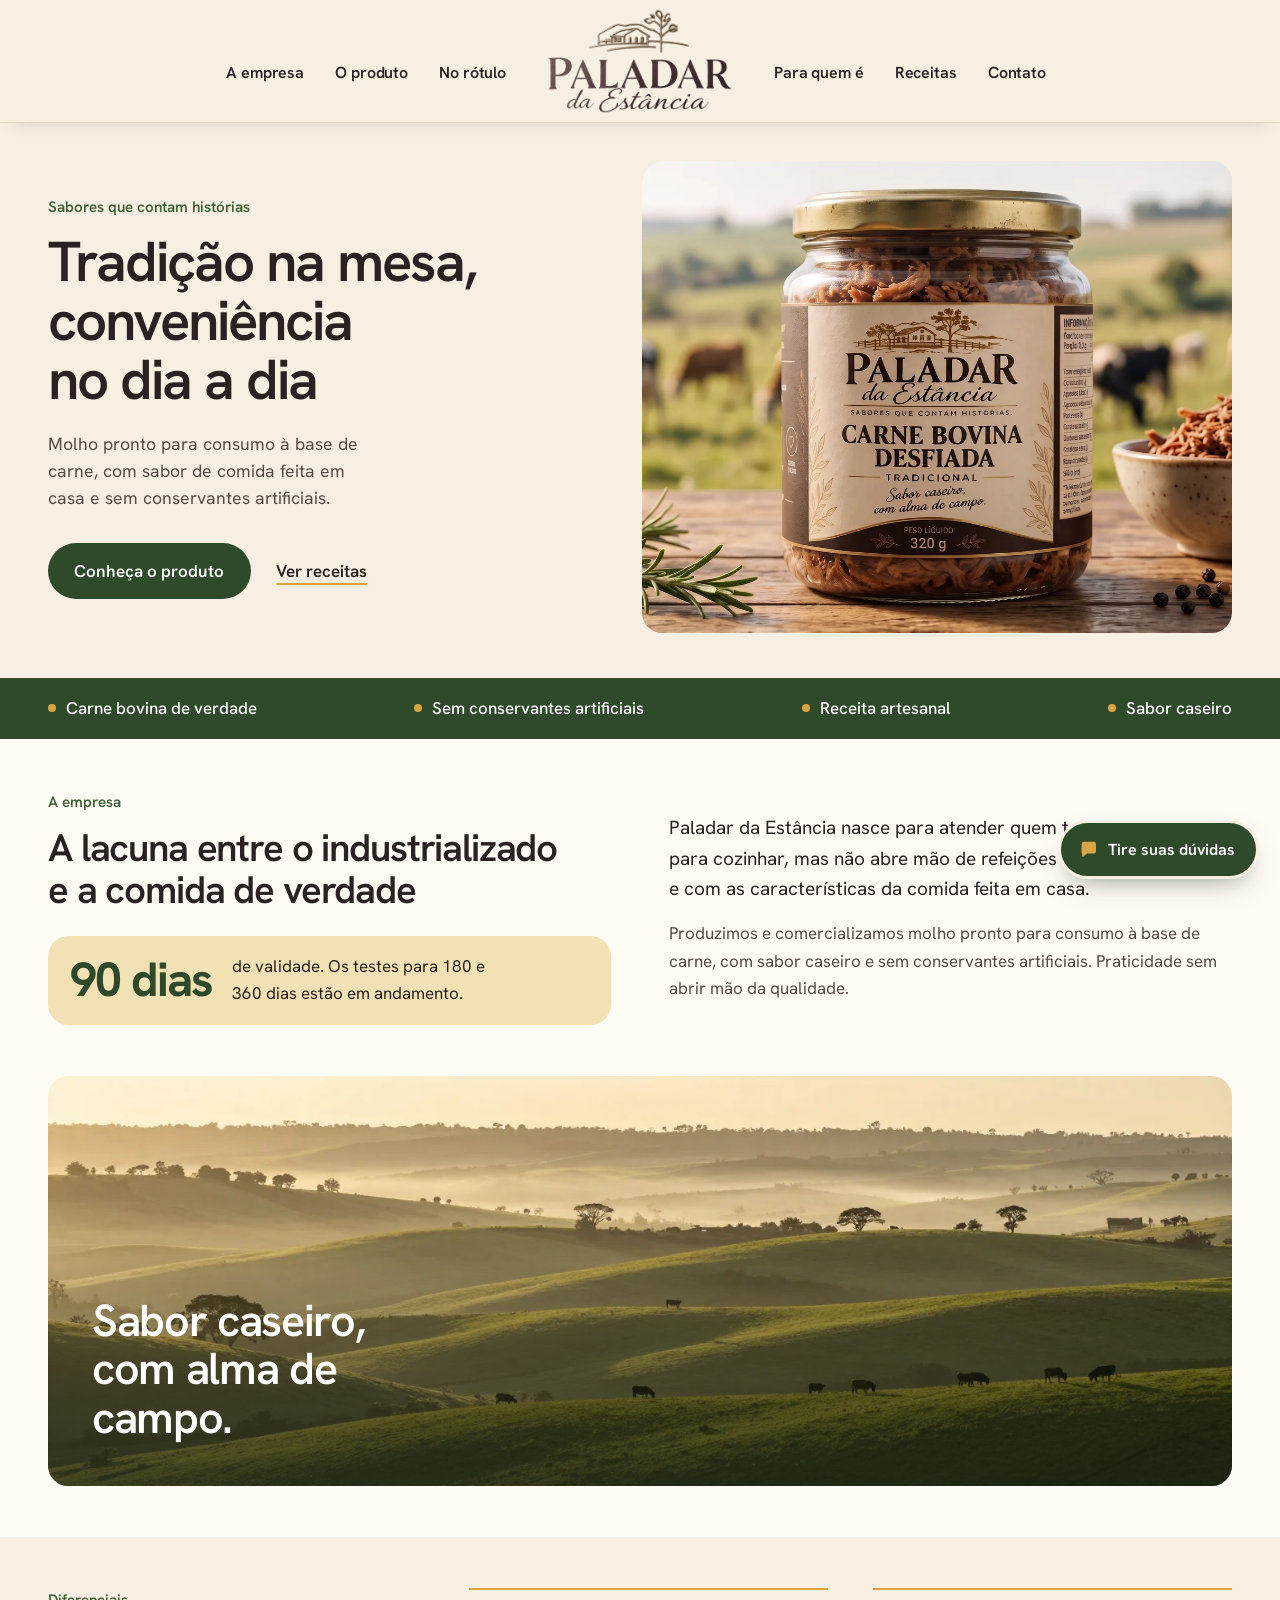
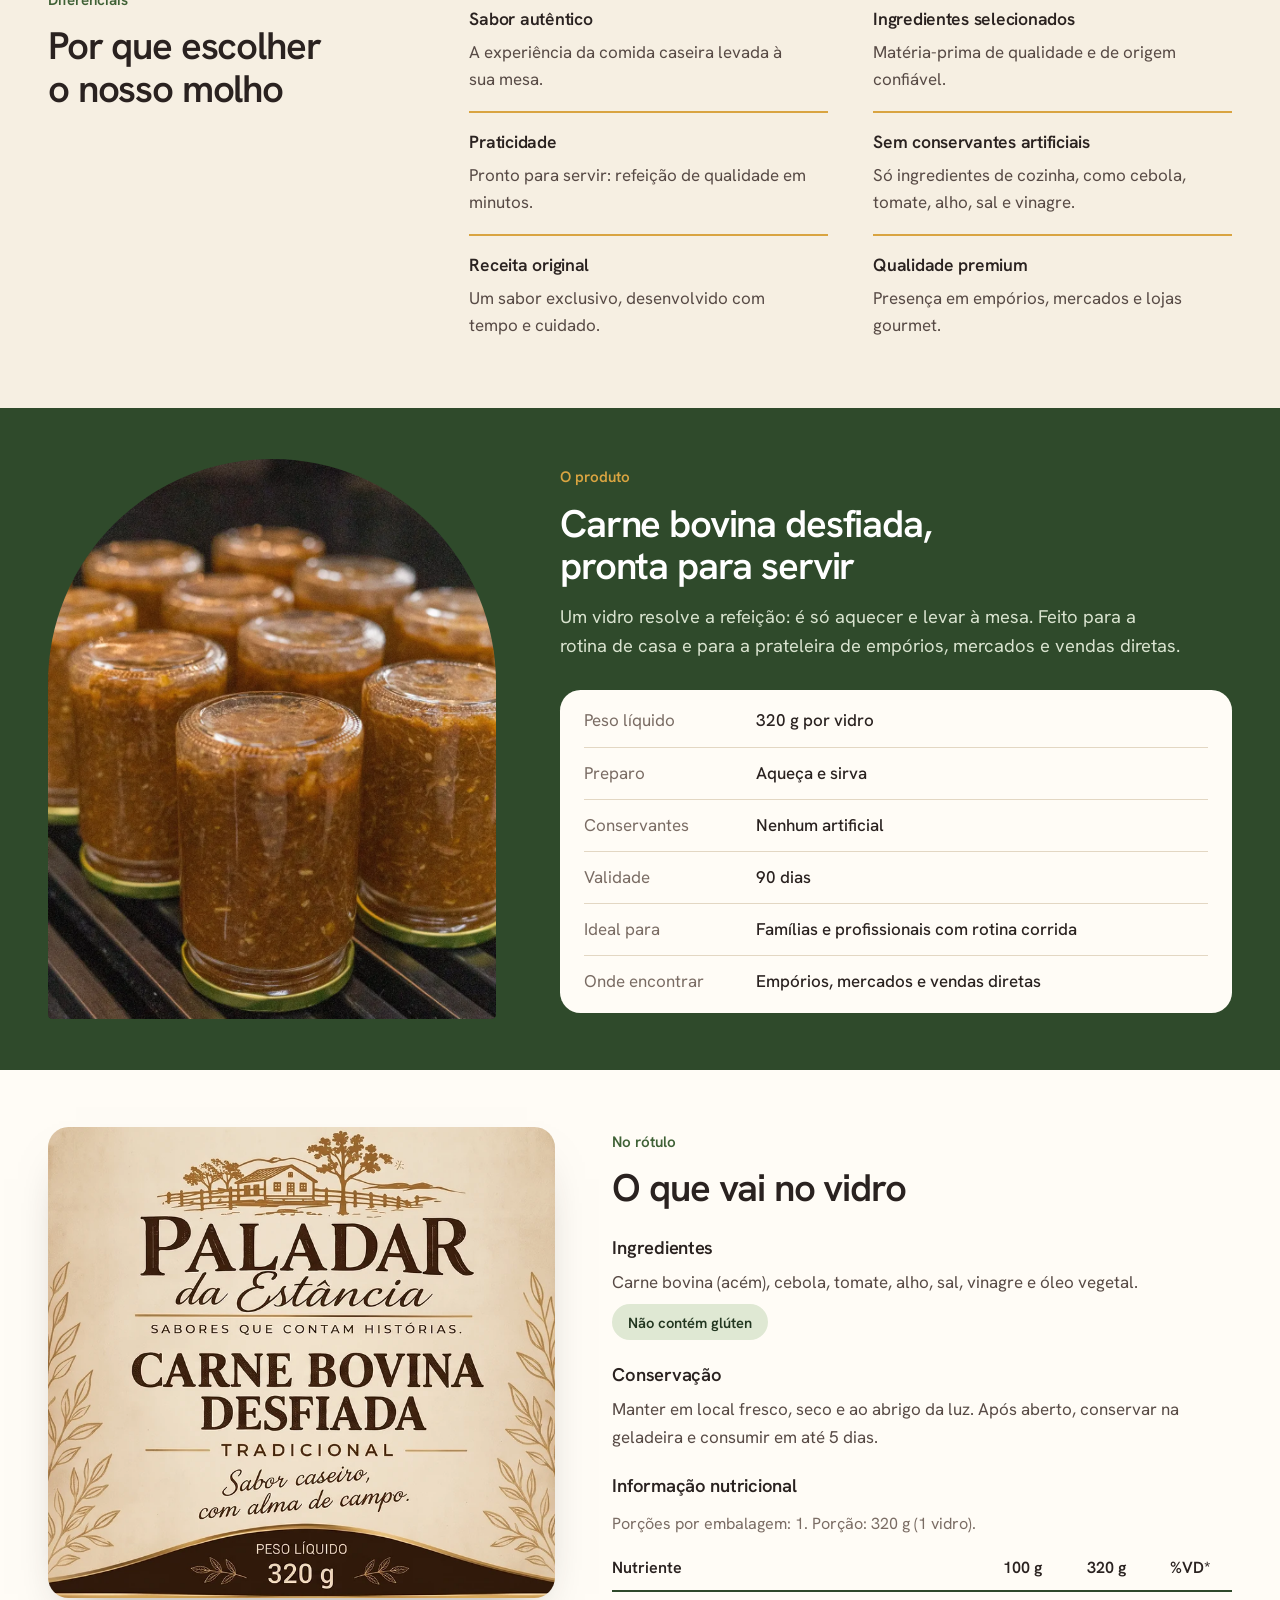
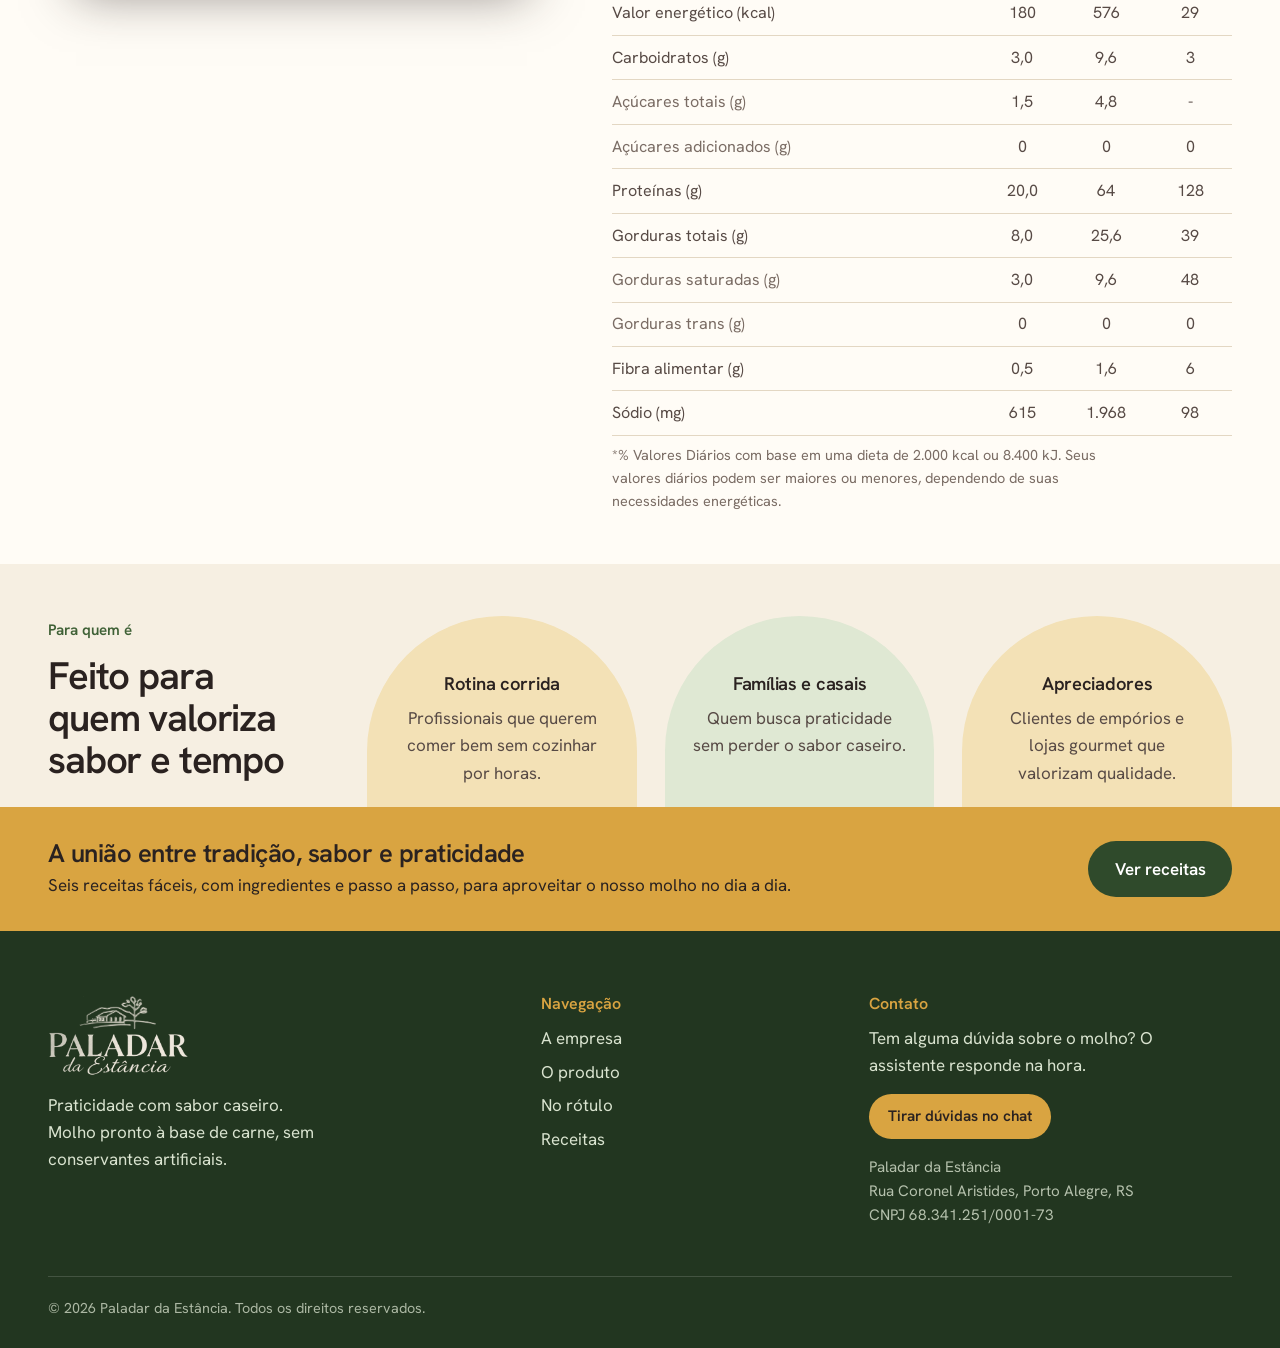
<file: index.html>
<!doctype html>
<html lang="pt-BR">
<head>
  <meta charset="utf-8">
  <meta name="viewport" content="width=device-width, initial-scale=1">
  <title>Paladar da Estância | Carne bovina desfiada pronta para servir</title>
  <meta name="description" content="Molho pronto para consumo à base de carne, com sabor de comida feita em casa e sem conservantes artificiais. Vidro de 320 g: é só aquecer e servir.">
  <link rel="canonical" href="https://paladardaestancia.com/">
  <meta property="og:type" content="website">
  <meta property="og:locale" content="pt_BR">
  <meta property="og:site_name" content="Paladar da Estância">
  <meta property="og:title" content="Paladar da Estância | Carne bovina desfiada pronta para servir">
  <meta property="og:description" content="Molho pronto à base de carne, com sabor caseiro e sem conservantes artificiais.">
  <meta property="og:url" content="https://paladardaestancia.com/">
  <meta property="og:image" content="https://paladardaestancia.com/assets/og.jpg">
  <meta name="theme-color" content="#f6efe2">
  <link rel="icon" type="image/png" href="assets/favicon.png">
  <link rel="apple-touch-icon" href="assets/apple-touch-icon.png">
  <link rel="preload" href="assets/fonts/hanken-grotesk.woff2" as="font" type="font/woff2" crossorigin>
  <link rel="stylesheet" href="css/style.css">
  <link rel="stylesheet" href="css/chat.css">
</head>
<body>
  <a class="pular" href="#conteudo">Ir para o conteúdo</a>

  <header class="topo">
    <div class="miolo topo__linha">
      <a class="topo__marca topo__marca--celular" href="index.html" aria-label="Paladar da Estância, página inicial">
        <picture>
          <source srcset="assets/logo-marca.webp" type="image/webp">
          <img src="assets/logo-marca.png" alt="Paladar da Estância" width="900" height="513">
        </picture>
      </a>
      <nav class="topo__nav" aria-label="Principal">
        <button class="menu__botao" type="button" aria-expanded="false" aria-controls="menu">Menu</button>
        <div class="menu" id="menu">
          <ul class="menu__lado">
            <li><a href="#empresa">A empresa</a></li>
            <li><a href="#produto">O produto</a></li>
            <li><a href="#rotulo">No rótulo</a></li>
          </ul>
          <a class="topo__marca menu__marca" href="index.html" aria-label="Paladar da Estância, página inicial">
            <picture>
              <source srcset="assets/logo-marca.webp" type="image/webp">
              <img src="assets/logo-marca.png" alt="Paladar da Estância" width="900" height="513">
            </picture>
          </a>
          <ul class="menu__lado">
            <li><a href="#para-quem">Para quem é</a></li>
            <li><a href="receitas.html">Receitas</a></li>
            <li><a href="#contato">Contato</a></li>
          </ul>
        </div>
      </nav>
    </div>
  </header>

  <main id="conteudo">
    <section class="abertura">
      <div class="miolo">
        <div class="abertura__grade">
          <div>
            <p class="lema">Sabores que contam histórias</p>
            <h1>Tradição na mesa, conveniência no dia a dia</h1>
            <p class="abertura__apoio">Molho pronto para consumo à base de carne, com sabor de comida feita em casa e sem conservantes artificiais.</p>
            <div class="acoes">
              <a class="botao" href="#produto">Conheça o produto</a>
              <a class="elo" href="receitas.html">Ver receitas</a>
            </div>
          </div>
          <div class="abertura__foto">
            <img src="assets/fotos/pote-rotulo.webp?v=7" alt="Vidro de 320 g da Carne Bovina Desfiada Paladar da Estância com o rótulo, sobre mesa de madeira" width="1600" height="893" fetchpriority="high">
          </div>
        </div>
      </div>
    </section>

    <div class="faixa">
      <ul class="miolo selos" aria-label="Destaques">
        <li>Carne bovina de verdade</li>
        <li>Sem conservantes artificiais</li>
        <li>Receita artesanal</li>
        <li>Sabor caseiro</li>
      </ul>
    </div>

    <section class="bloco bloco--branco" id="empresa">
      <div class="miolo empresa__grade">
        <div>
          <p class="lema">A empresa</p>
          <h2>A lacuna entre o industrializado e a comida de verdade</h2>
          <p class="validade">
            <strong>90 dias</strong>
            <span>de validade. Os testes para 180 e 360 dias estão em andamento.</span>
          </p>
        </div>
        <div class="empresa__texto">
          <p>Paladar da Estância nasce para atender quem tem pouco tempo para cozinhar, mas não abre mão de refeições saborosas, seguras e com as características da comida feita em casa.</p>
          <p>Produzimos e comercializamos molho pronto para consumo à base de carne, com sabor caseiro e sem conservantes artificiais. Praticidade sem abrir mão da qualidade.</p>
        </div>
      </div>
    </section>

    <div class="campo bloco--branco">
      <div class="miolo">
        <figure>
          <img src="assets/fotos/campos.webp" alt="Campos ondulados com gado ao amanhecer" width="1472" height="640" loading="lazy">
          <figcaption>Sabor caseiro, com alma de campo.</figcaption>
        </figure>
      </div>
    </div>

    <section class="bloco" id="diferenciais">
      <div class="miolo lado">
        <div class="cabeca">
          <p class="lema">Diferenciais</p>
          <h2>Por que escolher o nosso molho</h2>
        </div>
        <dl class="diferenciais">
          <div>
            <dt>Sabor autêntico</dt>
            <dd>A experiência da comida caseira levada à sua mesa.</dd>
          </div>
          <div>
            <dt>Ingredientes selecionados</dt>
            <dd>Matéria-prima de qualidade e de origem confiável.</dd>
          </div>
          <div>
            <dt>Praticidade</dt>
            <dd>Pronto para servir: refeição de qualidade em minutos.</dd>
          </div>
          <div>
            <dt>Sem conservantes artificiais</dt>
            <dd>Só ingredientes de cozinha, como cebola, tomate, alho, sal e vinagre.</dd>
          </div>
          <div>
            <dt>Receita original</dt>
            <dd>Um sabor exclusivo, desenvolvido com tempo e cuidado.</dd>
          </div>
          <div>
            <dt>Qualidade premium</dt>
            <dd>Presença em empórios, mercados e lojas gourmet.</dd>
          </div>
        </dl>
      </div>
    </section>

    <section class="bloco bloco--verde" id="produto">
      <div class="miolo produto__grade">
        <div class="arco produto__foto">
          <img src="assets/fotos/potes.webp" alt="Potes de vidro com carne bovina desfiada recém-envasada" width="1000" height="1500" loading="lazy">
        </div>
        <div class="produto__texto">
          <p class="lema">O produto</p>
          <h2>Carne bovina desfiada, pronta para servir</h2>
          <p>Um vidro resolve a refeição: é só aquecer e levar à mesa. Feito para a rotina de casa e para a prateleira de empórios, mercados e vendas diretas.</p>
          <dl class="ficha">
            <div><dt>Peso líquido</dt><dd>320 g por vidro</dd></div>
            <div><dt>Preparo</dt><dd>Aqueça e sirva</dd></div>
            <div><dt>Conservantes</dt><dd>Nenhum artificial</dd></div>
            <div><dt>Validade</dt><dd>90 dias</dd></div>
            <div><dt>Ideal para</dt><dd>Famílias e profissionais com rotina corrida</dd></div>
            <div><dt>Onde encontrar</dt><dd>Empórios, mercados e vendas diretas</dd></div>
          </dl>
        </div>
      </div>
    </section>

    <section class="bloco bloco--branco" id="rotulo">
      <div class="miolo">
        <div class="rotulo__grade">
          <div class="rotulo__frente">
            <img src="assets/rotulo-frente.webp?v=4" alt="Frente do rótulo Paladar da Estância: carne bovina desfiada tradicional, peso líquido 320 g" width="800" height="743">
          </div>
          <div class="rotulo__dados">
            <div class="cabeca">
              <p class="lema">No rótulo</p>
              <h2>O que vai no vidro</h2>
            </div>

            <h3>Ingredientes</h3>
            <p>Carne bovina (acém), cebola, tomate, alho, sal, vinagre e óleo vegetal.</p>
            <p class="selo">Não contém glúten</p>

            <h3>Conservação</h3>
            <p>Manter em local fresco, seco e ao abrigo da luz. Após aberto, conservar na geladeira e consumir em até 5 dias.</p>

            <h3>Informação nutricional</h3>
            <table class="tabela">
              <colgroup><col><col class="num"><col class="num"><col class="num"></colgroup>
              <caption>Porções por embalagem: 1. Porção: 320 g (1 vidro).</caption>
              <thead>
                <tr><th scope="col">Nutriente</th><th scope="col">100 g</th><th scope="col">320 g</th><th scope="col">%VD*</th></tr>
              </thead>
              <tbody>
                <tr><th scope="row">Valor energético (kcal)</th><td>180</td><td>576</td><td>29</td></tr>
                <tr><th scope="row">Carboidratos (g)</th><td>3,0</td><td>9,6</td><td>3</td></tr>
                <tr class="sub"><th scope="row">Açúcares totais (g)</th><td>1,5</td><td>4,8</td><td>-</td></tr>
                <tr class="sub"><th scope="row">Açúcares adicionados (g)</th><td>0</td><td>0</td><td>0</td></tr>
                <tr><th scope="row">Proteínas (g)</th><td>20,0</td><td>64</td><td>128</td></tr>
                <tr><th scope="row">Gorduras totais (g)</th><td>8,0</td><td>25,6</td><td>39</td></tr>
                <tr class="sub"><th scope="row">Gorduras saturadas (g)</th><td>3,0</td><td>9,6</td><td>48</td></tr>
                <tr class="sub"><th scope="row">Gorduras trans (g)</th><td>0</td><td>0</td><td>0</td></tr>
                <tr><th scope="row">Fibra alimentar (g)</th><td>0,5</td><td>1,6</td><td>6</td></tr>
                <tr><th scope="row">Sódio (mg)</th><td>615</td><td>1.968</td><td>98</td></tr>
              </tbody>
            </table>
            <p class="nota">*% Valores Diários com base em uma dieta de 2.000 kcal ou 8.400 kJ. Seus valores diários podem ser maiores ou menores, dependendo de suas necessidades energéticas.</p>
          </div>
        </div>
      </div>
    </section>

    <section class="bloco" id="para-quem">
      <div class="miolo">
        <div class="para-quem__grade">
        <div class="cabeca">
          <p class="lema">Para quem é</p>
          <h2>Feito para quem valoriza sabor e tempo</h2>
        </div>
        <ul class="janelas">
          <li>
            <h3>Rotina corrida</h3>
            <p>Profissionais que querem comer bem sem cozinhar por horas.</p>
          </li>
          <li>
            <h3>Famílias e casais</h3>
            <p>Quem busca praticidade sem perder o sabor caseiro.</p>
          </li>
          <li>
            <h3>Apreciadores</h3>
            <p>Clientes de empórios e lojas gourmet que valorizam qualidade.</p>
          </li>
        </ul>
        </div>
      </div>
    </section>

    <section class="bloco--mostarda convite" id="receitas">
      <div class="miolo convite__linha">
        <div>
          <h2>A união entre tradição, sabor e praticidade</h2>
          <p>Seis receitas fáceis, com ingredientes e passo a passo, para aproveitar o nosso molho no dia a dia.</p>
        </div>
        <a class="botao" href="receitas.html">Ver receitas</a>
      </div>
    </section>
  </main>

  <footer class="rodape" id="contato">
    <div class="miolo">
      <div class="rodape__grade">
        <div class="rodape__marca">
          <picture>
            <source srcset="assets/logo-claro.webp" type="image/webp">
            <img src="assets/logo-claro.png" alt="Paladar da Estância" width="900" height="513">
          </picture>
          <p>Praticidade com sabor caseiro. Molho pronto à base de carne, sem conservantes artificiais.</p>
        </div>
        <div>
          <h2>Navegação</h2>
          <ul>
            <li><a href="#empresa">A empresa</a></li>
            <li><a href="#produto">O produto</a></li>
            <li><a href="#rotulo">No rótulo</a></li>
            <li><a href="receitas.html">Receitas</a></li>
          </ul>
        </div>
        <div>
          <h2>Contato</h2>
          <p class="rodape__chamada">Tem alguma dúvida sobre o molho? O assistente responde na hora.</p>
          <button class="rodape__chat" type="button" data-abrir-chat>Tirar dúvidas no chat</button>
          <div class="rodape__canais" data-contato-canais></div>
          <address>
            Paladar da Estância<br>
            Rua Coronel Aristides, Porto Alegre, RS<br>
            CNPJ 68.341.251/0001-73
          </address>
        </div>
      </div>
      <p class="rodape__fim">© 2026 Paladar da Estância. Todos os direitos reservados.</p>
    </div>
  </footer>

  <script src="js/main.js" defer></script>
  <script src="js/chat-respostas.js" defer></script>
  <script src="js/chat.js" defer></script>
</body>
</html>
</file>
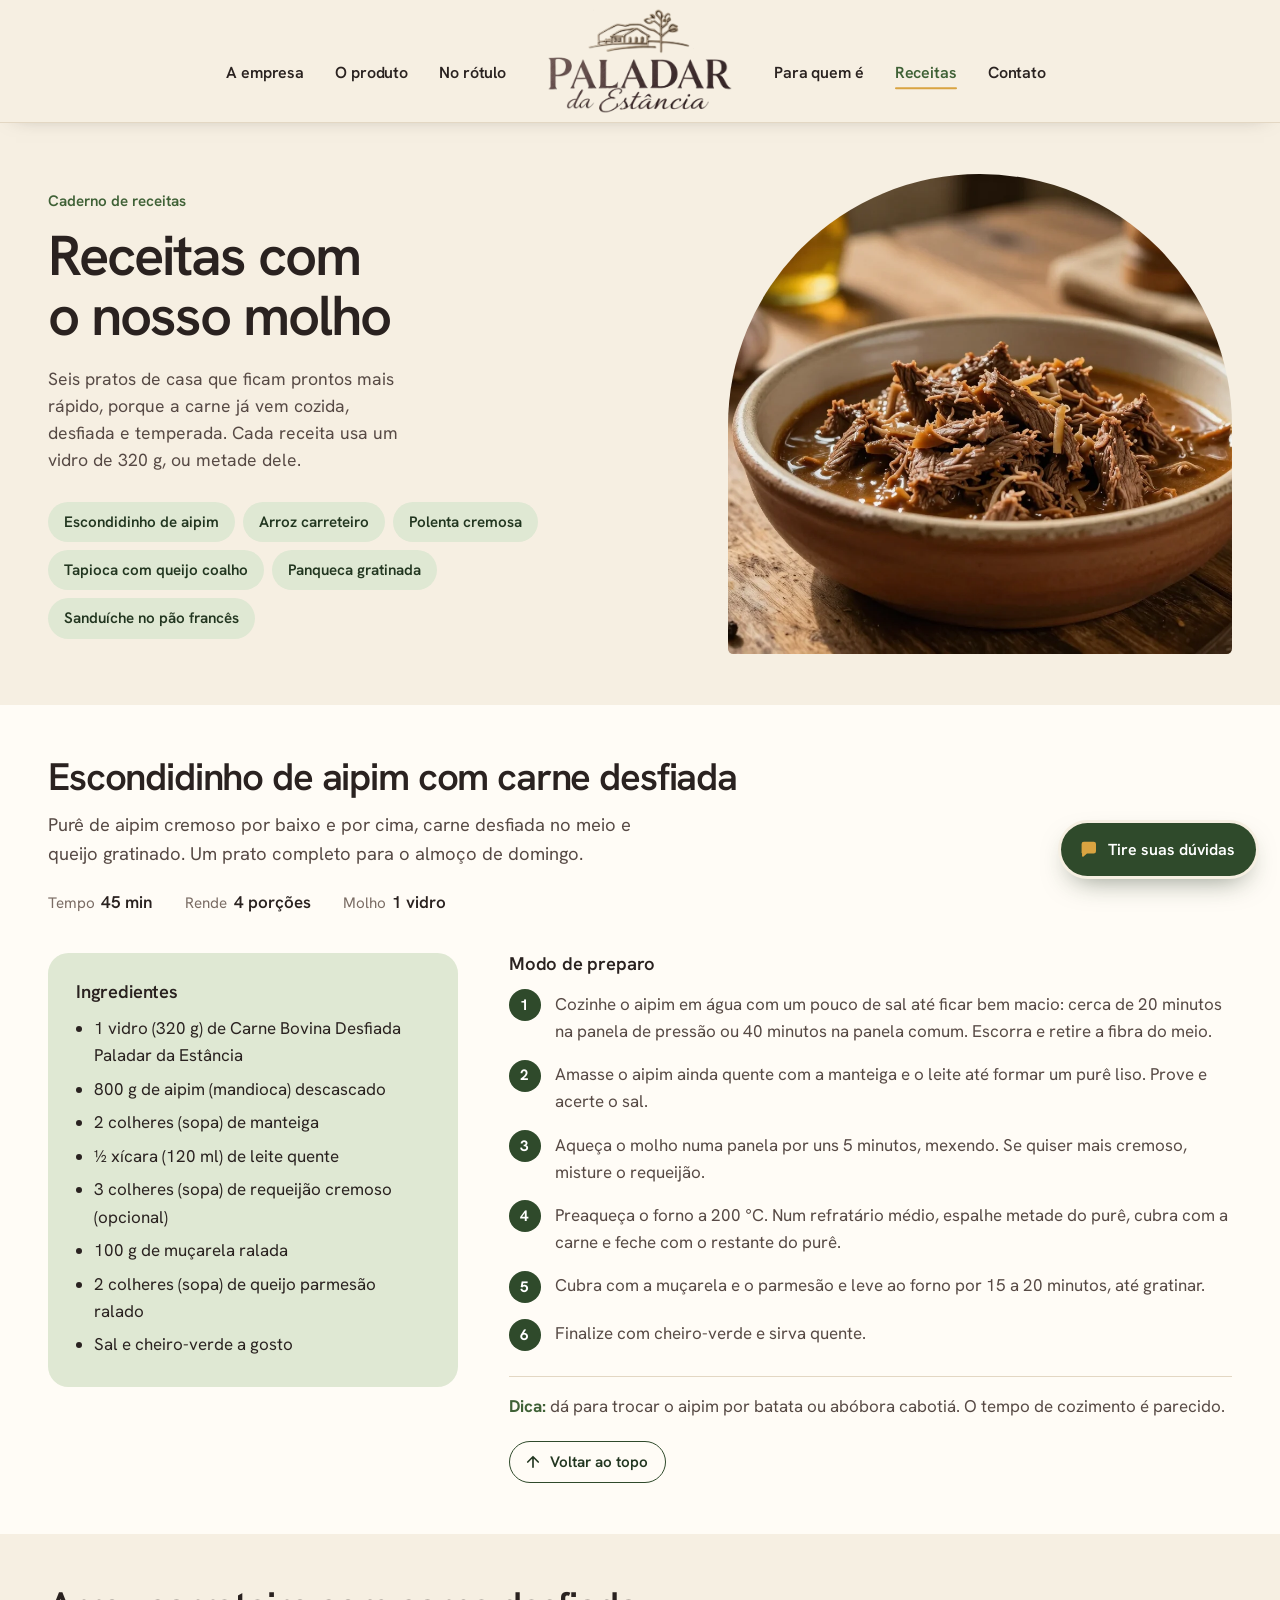
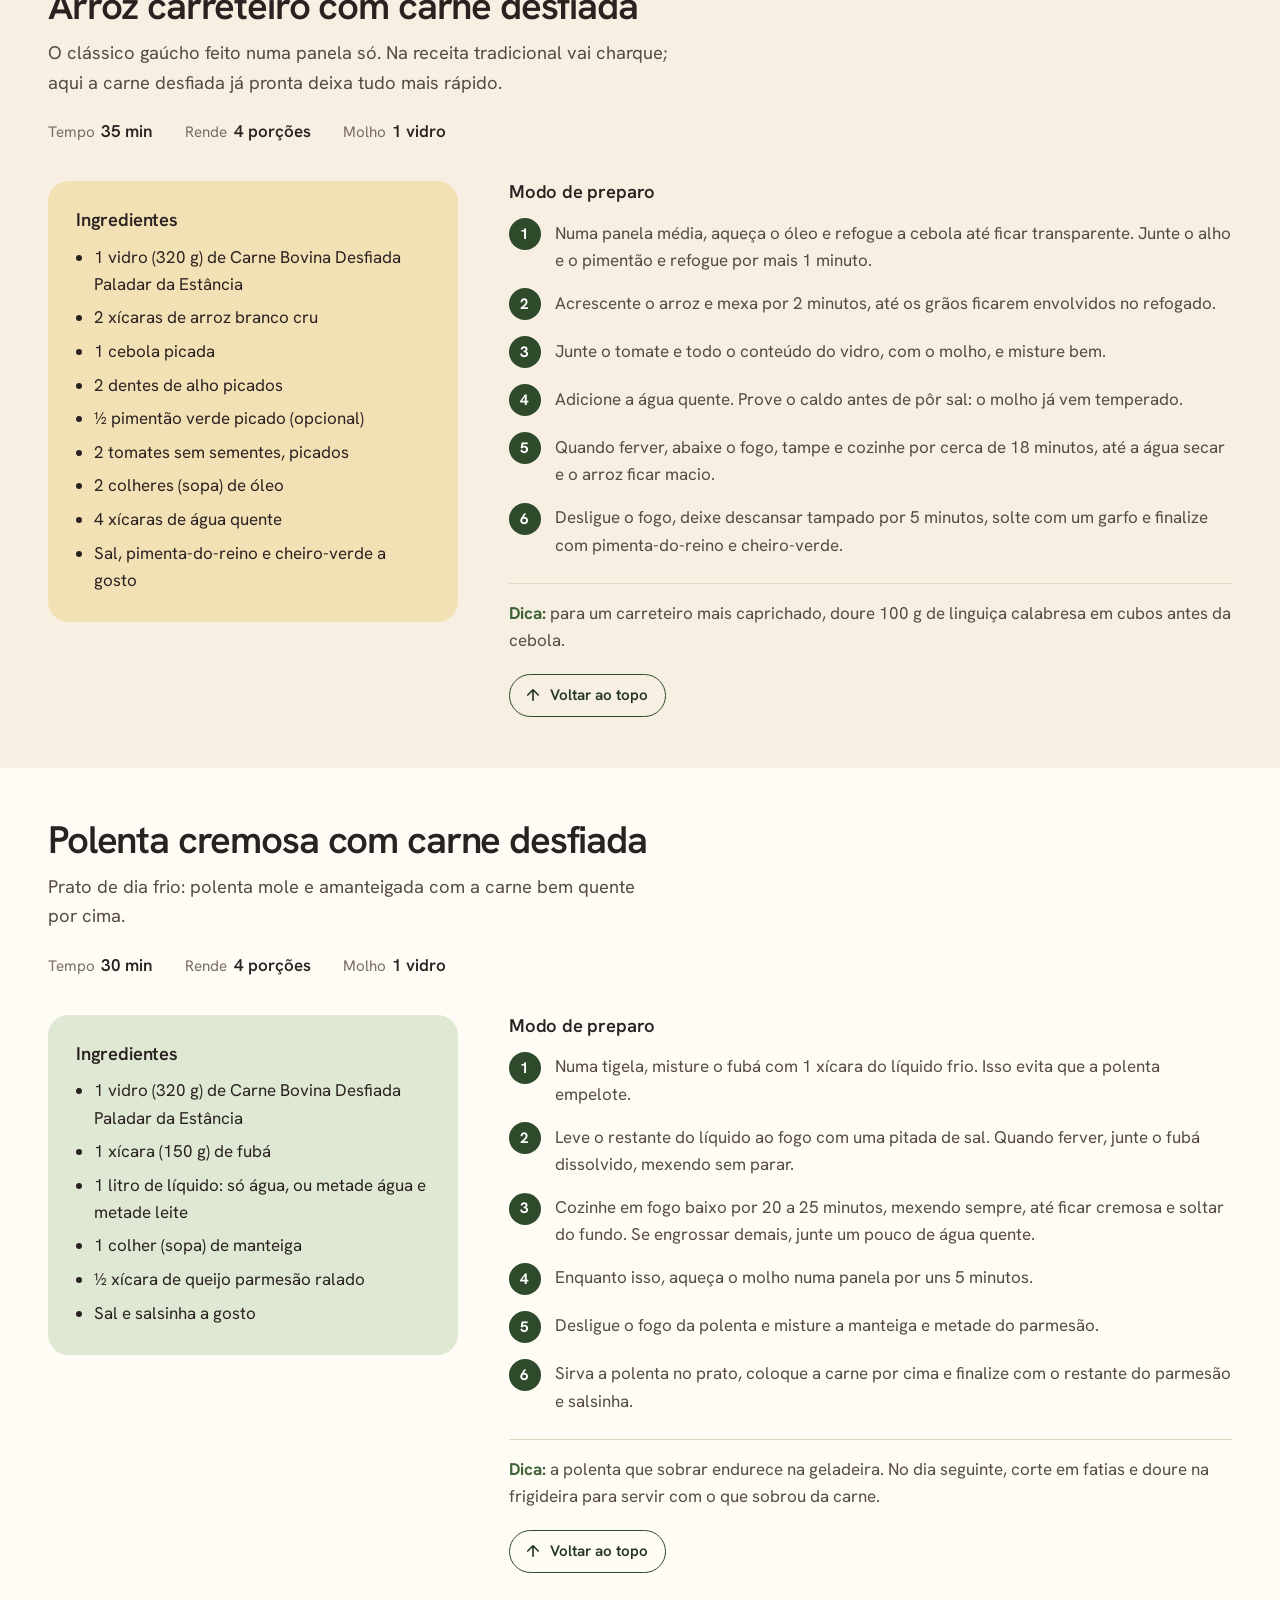
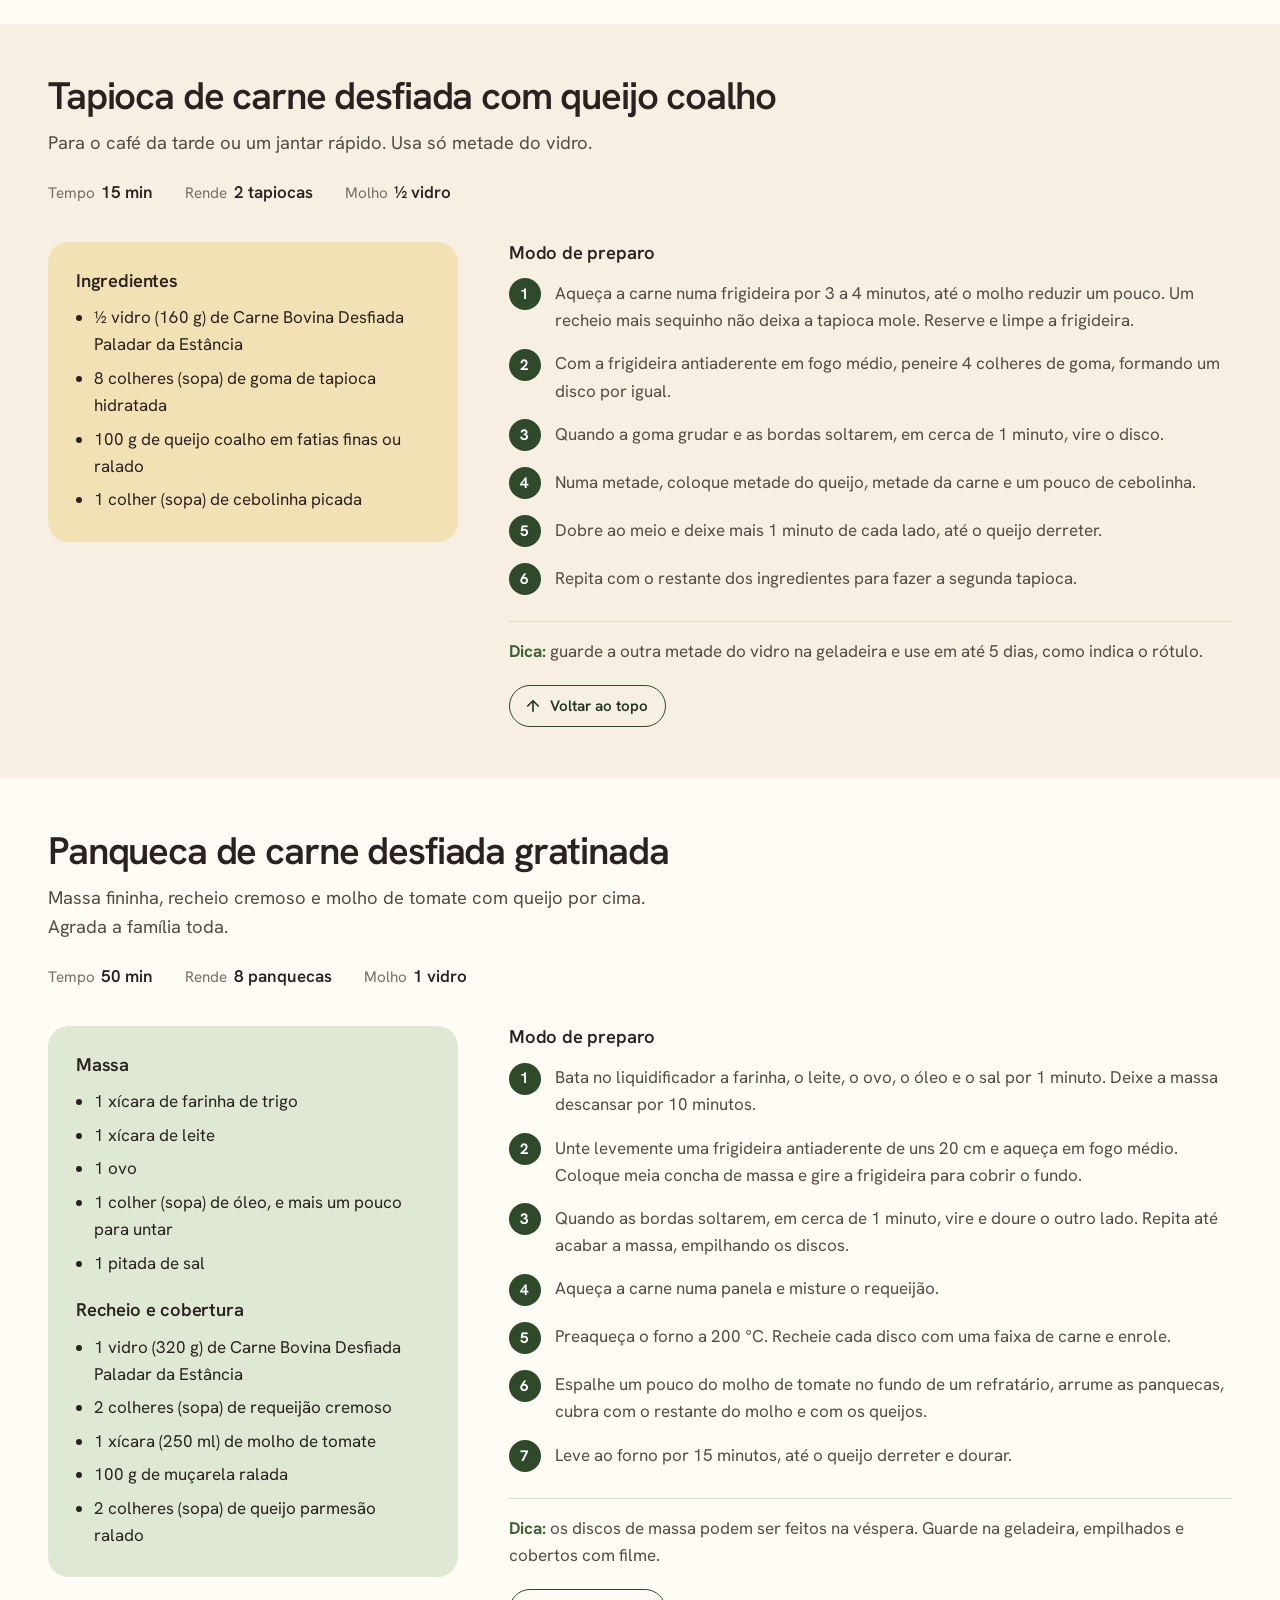
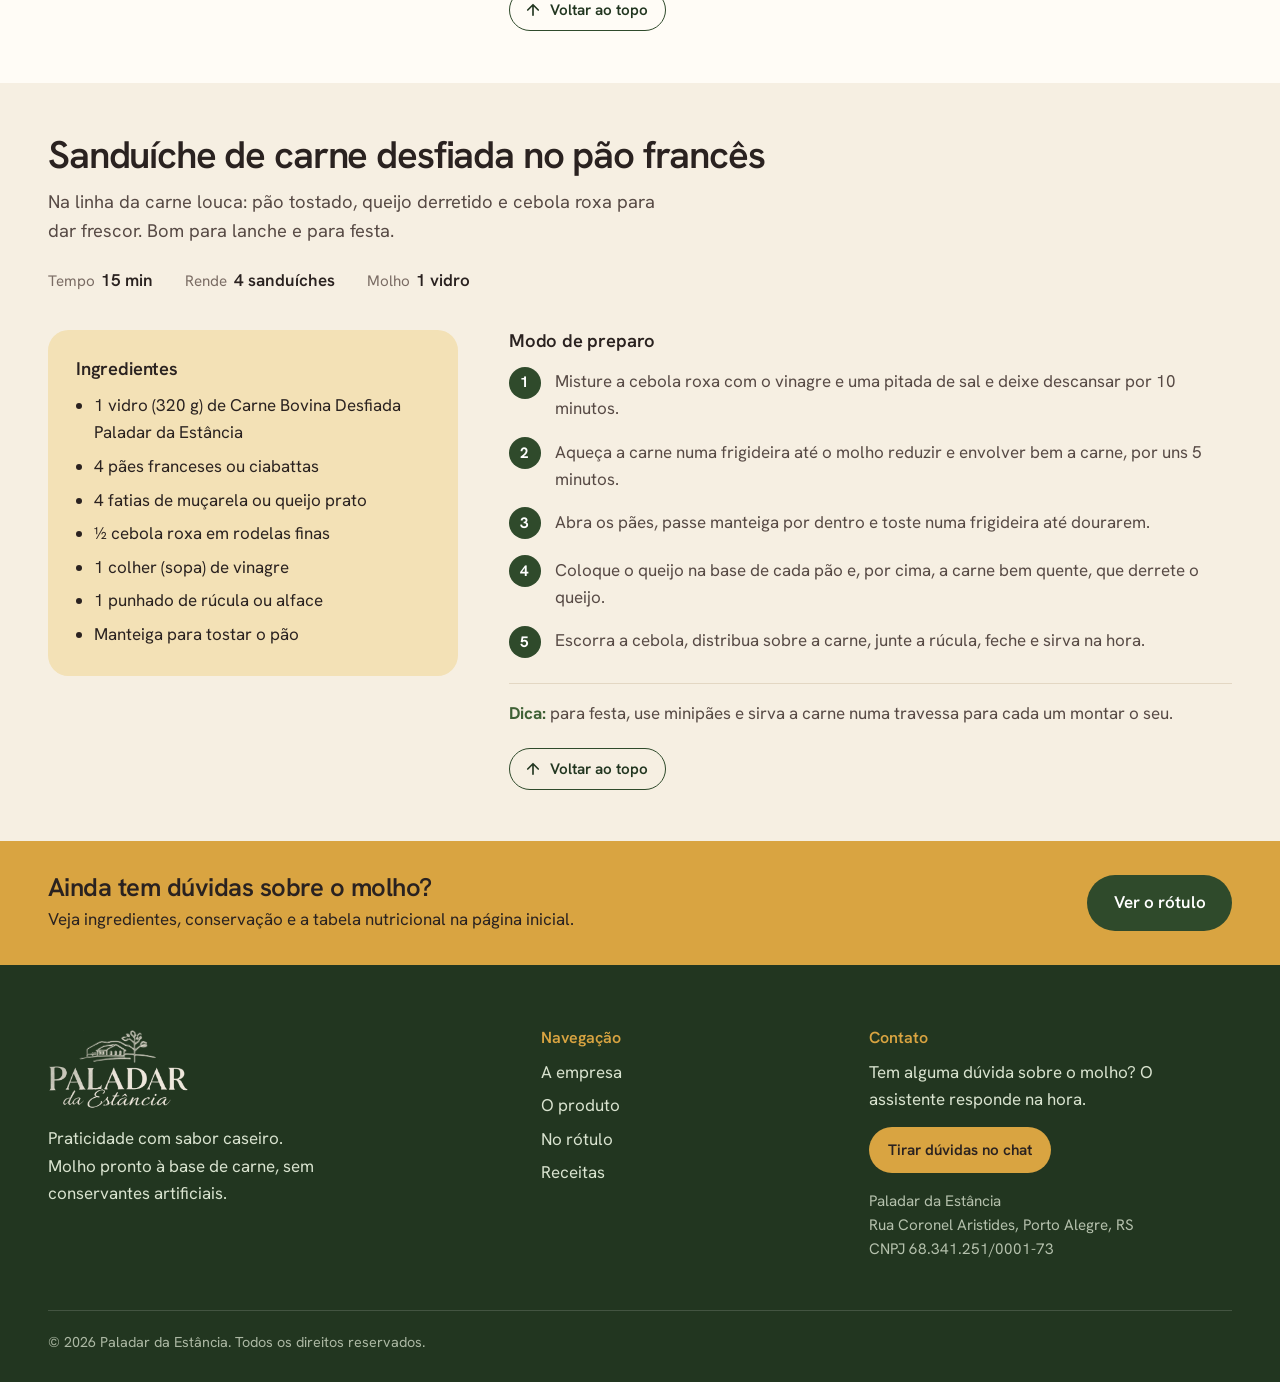
<file: receitas.html>
<!doctype html>
<html lang="pt-BR">
<head>
  <meta charset="utf-8">
  <meta name="viewport" content="width=device-width, initial-scale=1">
  <title>Receitas | Paladar da Estância</title>
  <meta name="description" content="Seis receitas com a carne desfiada Paladar da Estância: escondidinho de aipim, arroz carreteiro, polenta, tapioca, panqueca e sanduíche, com ingredientes e passo a passo.">
  <link rel="canonical" href="https://paladardaestancia.com/receitas.html">
  <meta property="og:type" content="website">
  <meta property="og:locale" content="pt_BR">
  <meta property="og:site_name" content="Paladar da Estância">
  <meta property="og:title" content="Receitas | Paladar da Estância">
  <meta property="og:description" content="Escondidinho, carreteiro, polenta, tapioca, panqueca e sanduíche com o nosso molho, passo a passo.">
  <meta property="og:url" content="https://paladardaestancia.com/receitas.html">
  <meta property="og:image" content="https://paladardaestancia.com/assets/og.jpg">
  <meta name="theme-color" content="#f6efe2">
  <link rel="icon" type="image/png" href="assets/favicon.png">
  <link rel="apple-touch-icon" href="assets/apple-touch-icon.png">
  <link rel="preload" href="assets/fonts/hanken-grotesk.woff2" as="font" type="font/woff2" crossorigin>
  <link rel="stylesheet" href="css/style.css">
  <link rel="stylesheet" href="css/chat.css">
</head>
<body>
  <a class="pular" href="#conteudo">Ir para o conteúdo</a>

  <header class="topo">
    <div class="miolo topo__linha">
      <a class="topo__marca topo__marca--celular" href="index.html" aria-label="Paladar da Estância, página inicial">
        <picture>
          <source srcset="assets/logo-marca.webp" type="image/webp">
          <img src="assets/logo-marca.png" alt="Paladar da Estância" width="900" height="513">
        </picture>
      </a>
      <nav class="topo__nav" aria-label="Principal">
        <button class="menu__botao" type="button" aria-expanded="false" aria-controls="menu">Menu</button>
        <div class="menu" id="menu">
          <ul class="menu__lado">
            <li><a href="index.html#empresa">A empresa</a></li>
            <li><a href="index.html#produto">O produto</a></li>
            <li><a href="index.html#rotulo">No rótulo</a></li>
          </ul>
          <a class="topo__marca menu__marca" href="index.html" aria-label="Paladar da Estância, página inicial">
            <picture>
              <source srcset="assets/logo-marca.webp" type="image/webp">
              <img src="assets/logo-marca.png" alt="Paladar da Estância" width="900" height="513">
            </picture>
          </a>
          <ul class="menu__lado">
            <li><a href="index.html#para-quem">Para quem é</a></li>
            <li><a href="receitas.html" aria-current="page">Receitas</a></li>
            <li><a href="#contato">Contato</a></li>
          </ul>
        </div>
      </nav>
    </div>
  </header>

  <main id="conteudo">
    <section class="bloco receitas-abertura" id="inicio">
      <div class="miolo pagina__grade">
        <div>
          <p class="lema">Caderno de receitas</p>
          <h1>Receitas com o nosso molho</h1>
          <p class="pagina__intro">Seis pratos de casa que ficam prontos mais rápido, porque a carne já vem cozida, desfiada e temperada. Cada receita usa um vidro de 320 g, ou metade dele.</p>
          <nav class="indice" aria-label="Receitas desta página">
            <a href="#escondidinho">Escondidinho de aipim</a>
            <a href="#carreteiro">Arroz carreteiro</a>
            <a href="#polenta">Polenta cremosa</a>
            <a href="#tapioca">Tapioca com queijo coalho</a>
            <a href="#panqueca">Panqueca gratinada</a>
            <a href="#sanduiche">Sanduíche no pão francês</a>
          </nav>
        </div>
        <div class="arco pagina__foto">
          <img src="assets/fotos/carne-desfiada.webp" alt="Tigela de carne bovina desfiada ao molho" width="1216" height="896" fetchpriority="high">
        </div>
      </div>
    </section>

    <article class="receita bloco bloco--branco" id="escondidinho">
      <div class="miolo">
        <header class="receita__topo">
          <h2>Escondidinho de aipim com carne desfiada</h2>
          <p>Purê de aipim cremoso por baixo e por cima, carne desfiada no meio e queijo gratinado. Um prato completo para o almoço de domingo.</p>
          <dl class="receita__info">
            <div><dt>Tempo</dt><dd>45 min</dd></div>
            <div><dt>Rende</dt><dd>4 porções</dd></div>
            <div><dt>Molho</dt><dd>1 vidro</dd></div>
          </dl>
        </header>
        <div class="receita__corpo">
          <div class="receita__ingredientes">
            <h3>Ingredientes</h3>
            <ul>
              <li>1 vidro (320 g) de Carne Bovina Desfiada Paladar da Estância</li>
              <li>800 g de aipim (mandioca) descascado</li>
              <li>2 colheres (sopa) de manteiga</li>
              <li>½ xícara (120 ml) de leite quente</li>
              <li>3 colheres (sopa) de requeijão cremoso (opcional)</li>
              <li>100 g de muçarela ralada</li>
              <li>2 colheres (sopa) de queijo parmesão ralado</li>
              <li>Sal e cheiro-verde a gosto</li>
            </ul>
          </div>
          <div class="receita__preparo">
            <h3>Modo de preparo</h3>
            <ol>
              <li>Cozinhe o aipim em água com um pouco de sal até ficar bem macio: cerca de 20 minutos na panela de pressão ou 40 minutos na panela comum. Escorra e retire a fibra do meio.</li>
              <li>Amasse o aipim ainda quente com a manteiga e o leite até formar um purê liso. Prove e acerte o sal.</li>
              <li>Aqueça o molho numa panela por uns 5 minutos, mexendo. Se quiser mais cremoso, misture o requeijão.</li>
              <li>Preaqueça o forno a 200 °C. Num refratário médio, espalhe metade do purê, cubra com a carne e feche com o restante do purê.</li>
              <li>Cubra com a muçarela e o parmesão e leve ao forno por 15 a 20 minutos, até gratinar.</li>
              <li>Finalize com cheiro-verde e sirva quente.</li>
            </ol>
            <p class="receita__dica"><strong>Dica:</strong> dá para trocar o aipim por batata ou abóbora cabotiá. O tempo de cozimento é parecido.</p>
            <a class="subir" href="#inicio"><svg viewBox="0 0 24 24" width="18" height="18" aria-hidden="true"><path d="M12 19V5M5 12l7-7 7 7" fill="none" stroke="currentColor" stroke-width="2.2" stroke-linecap="round" stroke-linejoin="round"/></svg>Voltar ao topo</a>
          </div>
        </div>
      </div>
    </article>

    <article class="receita bloco" id="carreteiro">
      <div class="miolo">
        <header class="receita__topo">
          <h2>Arroz carreteiro com carne desfiada</h2>
          <p>O clássico gaúcho feito numa panela só. Na receita tradicional vai charque; aqui a carne desfiada já pronta deixa tudo mais rápido.</p>
          <dl class="receita__info">
            <div><dt>Tempo</dt><dd>35 min</dd></div>
            <div><dt>Rende</dt><dd>4 porções</dd></div>
            <div><dt>Molho</dt><dd>1 vidro</dd></div>
          </dl>
        </header>
        <div class="receita__corpo">
          <div class="receita__ingredientes">
            <h3>Ingredientes</h3>
            <ul>
              <li>1 vidro (320 g) de Carne Bovina Desfiada Paladar da Estância</li>
              <li>2 xícaras de arroz branco cru</li>
              <li>1 cebola picada</li>
              <li>2 dentes de alho picados</li>
              <li>½ pimentão verde picado (opcional)</li>
              <li>2 tomates sem sementes, picados</li>
              <li>2 colheres (sopa) de óleo</li>
              <li>4 xícaras de água quente</li>
              <li>Sal, pimenta-do-reino e cheiro-verde a gosto</li>
            </ul>
          </div>
          <div class="receita__preparo">
            <h3>Modo de preparo</h3>
            <ol>
              <li>Numa panela média, aqueça o óleo e refogue a cebola até ficar transparente. Junte o alho e o pimentão e refogue por mais 1 minuto.</li>
              <li>Acrescente o arroz e mexa por 2 minutos, até os grãos ficarem envolvidos no refogado.</li>
              <li>Junte o tomate e todo o conteúdo do vidro, com o molho, e misture bem.</li>
              <li>Adicione a água quente. Prove o caldo antes de pôr sal: o molho já vem temperado.</li>
              <li>Quando ferver, abaixe o fogo, tampe e cozinhe por cerca de 18 minutos, até a água secar e o arroz ficar macio.</li>
              <li>Desligue o fogo, deixe descansar tampado por 5 minutos, solte com um garfo e finalize com pimenta-do-reino e cheiro-verde.</li>
            </ol>
            <p class="receita__dica"><strong>Dica:</strong> para um carreteiro mais caprichado, doure 100 g de linguiça calabresa em cubos antes da cebola.</p>
            <a class="subir" href="#inicio"><svg viewBox="0 0 24 24" width="18" height="18" aria-hidden="true"><path d="M12 19V5M5 12l7-7 7 7" fill="none" stroke="currentColor" stroke-width="2.2" stroke-linecap="round" stroke-linejoin="round"/></svg>Voltar ao topo</a>
          </div>
        </div>
      </div>
    </article>

    <article class="receita bloco bloco--branco" id="polenta">
      <div class="miolo">
        <header class="receita__topo">
          <h2>Polenta cremosa com carne desfiada</h2>
          <p>Prato de dia frio: polenta mole e amanteigada com a carne bem quente por cima.</p>
          <dl class="receita__info">
            <div><dt>Tempo</dt><dd>30 min</dd></div>
            <div><dt>Rende</dt><dd>4 porções</dd></div>
            <div><dt>Molho</dt><dd>1 vidro</dd></div>
          </dl>
        </header>
        <div class="receita__corpo">
          <div class="receita__ingredientes">
            <h3>Ingredientes</h3>
            <ul>
              <li>1 vidro (320 g) de Carne Bovina Desfiada Paladar da Estância</li>
              <li>1 xícara (150 g) de fubá</li>
              <li>1 litro de líquido: só água, ou metade água e metade leite</li>
              <li>1 colher (sopa) de manteiga</li>
              <li>½ xícara de queijo parmesão ralado</li>
              <li>Sal e salsinha a gosto</li>
            </ul>
          </div>
          <div class="receita__preparo">
            <h3>Modo de preparo</h3>
            <ol>
              <li>Numa tigela, misture o fubá com 1 xícara do líquido frio. Isso evita que a polenta empelote.</li>
              <li>Leve o restante do líquido ao fogo com uma pitada de sal. Quando ferver, junte o fubá dissolvido, mexendo sem parar.</li>
              <li>Cozinhe em fogo baixo por 20 a 25 minutos, mexendo sempre, até ficar cremosa e soltar do fundo. Se engrossar demais, junte um pouco de água quente.</li>
              <li>Enquanto isso, aqueça o molho numa panela por uns 5 minutos.</li>
              <li>Desligue o fogo da polenta e misture a manteiga e metade do parmesão.</li>
              <li>Sirva a polenta no prato, coloque a carne por cima e finalize com o restante do parmesão e salsinha.</li>
            </ol>
            <p class="receita__dica"><strong>Dica:</strong> a polenta que sobrar endurece na geladeira. No dia seguinte, corte em fatias e doure na frigideira para servir com o que sobrou da carne.</p>
            <a class="subir" href="#inicio"><svg viewBox="0 0 24 24" width="18" height="18" aria-hidden="true"><path d="M12 19V5M5 12l7-7 7 7" fill="none" stroke="currentColor" stroke-width="2.2" stroke-linecap="round" stroke-linejoin="round"/></svg>Voltar ao topo</a>
          </div>
        </div>
      </div>
    </article>

    <article class="receita bloco" id="tapioca">
      <div class="miolo">
        <header class="receita__topo">
          <h2>Tapioca de carne desfiada com queijo coalho</h2>
          <p>Para o café da tarde ou um jantar rápido. Usa só metade do vidro.</p>
          <dl class="receita__info">
            <div><dt>Tempo</dt><dd>15 min</dd></div>
            <div><dt>Rende</dt><dd>2 tapiocas</dd></div>
            <div><dt>Molho</dt><dd>½ vidro</dd></div>
          </dl>
        </header>
        <div class="receita__corpo">
          <div class="receita__ingredientes">
            <h3>Ingredientes</h3>
            <ul>
              <li>½ vidro (160 g) de Carne Bovina Desfiada Paladar da Estância</li>
              <li>8 colheres (sopa) de goma de tapioca hidratada</li>
              <li>100 g de queijo coalho em fatias finas ou ralado</li>
              <li>1 colher (sopa) de cebolinha picada</li>
            </ul>
          </div>
          <div class="receita__preparo">
            <h3>Modo de preparo</h3>
            <ol>
              <li>Aqueça a carne numa frigideira por 3 a 4 minutos, até o molho reduzir um pouco. Um recheio mais sequinho não deixa a tapioca mole. Reserve e limpe a frigideira.</li>
              <li>Com a frigideira antiaderente em fogo médio, peneire 4 colheres de goma, formando um disco por igual.</li>
              <li>Quando a goma grudar e as bordas soltarem, em cerca de 1 minuto, vire o disco.</li>
              <li>Numa metade, coloque metade do queijo, metade da carne e um pouco de cebolinha.</li>
              <li>Dobre ao meio e deixe mais 1 minuto de cada lado, até o queijo derreter.</li>
              <li>Repita com o restante dos ingredientes para fazer a segunda tapioca.</li>
            </ol>
            <p class="receita__dica"><strong>Dica:</strong> guarde a outra metade do vidro na geladeira e use em até 5 dias, como indica o rótulo.</p>
            <a class="subir" href="#inicio"><svg viewBox="0 0 24 24" width="18" height="18" aria-hidden="true"><path d="M12 19V5M5 12l7-7 7 7" fill="none" stroke="currentColor" stroke-width="2.2" stroke-linecap="round" stroke-linejoin="round"/></svg>Voltar ao topo</a>
          </div>
        </div>
      </div>
    </article>

    <article class="receita bloco bloco--branco" id="panqueca">
      <div class="miolo">
        <header class="receita__topo">
          <h2>Panqueca de carne desfiada gratinada</h2>
          <p>Massa fininha, recheio cremoso e molho de tomate com queijo por cima. Agrada a família toda.</p>
          <dl class="receita__info">
            <div><dt>Tempo</dt><dd>50 min</dd></div>
            <div><dt>Rende</dt><dd>8 panquecas</dd></div>
            <div><dt>Molho</dt><dd>1 vidro</dd></div>
          </dl>
        </header>
        <div class="receita__corpo">
          <div class="receita__ingredientes">
            <h3>Massa</h3>
            <ul>
              <li>1 xícara de farinha de trigo</li>
              <li>1 xícara de leite</li>
              <li>1 ovo</li>
              <li>1 colher (sopa) de óleo, e mais um pouco para untar</li>
              <li>1 pitada de sal</li>
            </ul>
            <h3>Recheio e cobertura</h3>
            <ul>
              <li>1 vidro (320 g) de Carne Bovina Desfiada Paladar da Estância</li>
              <li>2 colheres (sopa) de requeijão cremoso</li>
              <li>1 xícara (250 ml) de molho de tomate</li>
              <li>100 g de muçarela ralada</li>
              <li>2 colheres (sopa) de queijo parmesão ralado</li>
            </ul>
          </div>
          <div class="receita__preparo">
            <h3>Modo de preparo</h3>
            <ol>
              <li>Bata no liquidificador a farinha, o leite, o ovo, o óleo e o sal por 1 minuto. Deixe a massa descansar por 10 minutos.</li>
              <li>Unte levemente uma frigideira antiaderente de uns 20 cm e aqueça em fogo médio. Coloque meia concha de massa e gire a frigideira para cobrir o fundo.</li>
              <li>Quando as bordas soltarem, em cerca de 1 minuto, vire e doure o outro lado. Repita até acabar a massa, empilhando os discos.</li>
              <li>Aqueça a carne numa panela e misture o requeijão.</li>
              <li>Preaqueça o forno a 200 °C. Recheie cada disco com uma faixa de carne e enrole.</li>
              <li>Espalhe um pouco do molho de tomate no fundo de um refratário, arrume as panquecas, cubra com o restante do molho e com os queijos.</li>
              <li>Leve ao forno por 15 minutos, até o queijo derreter e dourar.</li>
            </ol>
            <p class="receita__dica"><strong>Dica:</strong> os discos de massa podem ser feitos na véspera. Guarde na geladeira, empilhados e cobertos com filme.</p>
            <a class="subir" href="#inicio"><svg viewBox="0 0 24 24" width="18" height="18" aria-hidden="true"><path d="M12 19V5M5 12l7-7 7 7" fill="none" stroke="currentColor" stroke-width="2.2" stroke-linecap="round" stroke-linejoin="round"/></svg>Voltar ao topo</a>
          </div>
        </div>
      </div>
    </article>

    <article class="receita bloco" id="sanduiche">
      <div class="miolo">
        <header class="receita__topo">
          <h2>Sanduíche de carne desfiada no pão francês</h2>
          <p>Na linha da carne louca: pão tostado, queijo derretido e cebola roxa para dar frescor. Bom para lanche e para festa.</p>
          <dl class="receita__info">
            <div><dt>Tempo</dt><dd>15 min</dd></div>
            <div><dt>Rende</dt><dd>4 sanduíches</dd></div>
            <div><dt>Molho</dt><dd>1 vidro</dd></div>
          </dl>
        </header>
        <div class="receita__corpo">
          <div class="receita__ingredientes">
            <h3>Ingredientes</h3>
            <ul>
              <li>1 vidro (320 g) de Carne Bovina Desfiada Paladar da Estância</li>
              <li>4 pães franceses ou ciabattas</li>
              <li>4 fatias de muçarela ou queijo prato</li>
              <li>½ cebola roxa em rodelas finas</li>
              <li>1 colher (sopa) de vinagre</li>
              <li>1 punhado de rúcula ou alface</li>
              <li>Manteiga para tostar o pão</li>
            </ul>
          </div>
          <div class="receita__preparo">
            <h3>Modo de preparo</h3>
            <ol>
              <li>Misture a cebola roxa com o vinagre e uma pitada de sal e deixe descansar por 10 minutos.</li>
              <li>Aqueça a carne numa frigideira até o molho reduzir e envolver bem a carne, por uns 5 minutos.</li>
              <li>Abra os pães, passe manteiga por dentro e toste numa frigideira até dourarem.</li>
              <li>Coloque o queijo na base de cada pão e, por cima, a carne bem quente, que derrete o queijo.</li>
              <li>Escorra a cebola, distribua sobre a carne, junte a rúcula, feche e sirva na hora.</li>
            </ol>
            <p class="receita__dica"><strong>Dica:</strong> para festa, use minipães e sirva a carne numa travessa para cada um montar o seu.</p>
            <a class="subir" href="#inicio"><svg viewBox="0 0 24 24" width="18" height="18" aria-hidden="true"><path d="M12 19V5M5 12l7-7 7 7" fill="none" stroke="currentColor" stroke-width="2.2" stroke-linecap="round" stroke-linejoin="round"/></svg>Voltar ao topo</a>
          </div>
        </div>
      </div>
    </article>

    <section class="bloco--mostarda convite">
      <div class="miolo convite__linha">
        <div>
          <h2>Ainda tem dúvidas sobre o molho?</h2>
          <p>Veja ingredientes, conservação e a tabela nutricional na página inicial.</p>
        </div>
        <a class="botao" href="index.html#rotulo">Ver o rótulo</a>
      </div>
    </section>
  </main>

  <footer class="rodape" id="contato">
    <div class="miolo">
      <div class="rodape__grade">
        <div class="rodape__marca">
          <picture>
            <source srcset="assets/logo-claro.webp" type="image/webp">
            <img src="assets/logo-claro.png" alt="Paladar da Estância" width="900" height="513">
          </picture>
          <p>Praticidade com sabor caseiro. Molho pronto à base de carne, sem conservantes artificiais.</p>
        </div>
        <div>
          <h2>Navegação</h2>
          <ul>
            <li><a href="index.html#empresa">A empresa</a></li>
            <li><a href="index.html#produto">O produto</a></li>
            <li><a href="index.html#rotulo">No rótulo</a></li>
            <li><a href="receitas.html">Receitas</a></li>
          </ul>
        </div>
        <div>
          <h2>Contato</h2>
          <p class="rodape__chamada">Tem alguma dúvida sobre o molho? O assistente responde na hora.</p>
          <button class="rodape__chat" type="button" data-abrir-chat>Tirar dúvidas no chat</button>
          <div class="rodape__canais" data-contato-canais></div>
          <address>
            Paladar da Estância<br>
            Rua Coronel Aristides, Porto Alegre, RS<br>
            CNPJ 68.341.251/0001-73
          </address>
        </div>
      </div>
      <p class="rodape__fim">© 2026 Paladar da Estância. Todos os direitos reservados.</p>
    </div>
  </footer>

  <script src="js/main.js" defer></script>
  <script src="js/chat-respostas.js" defer></script>
  <script src="js/chat.js" defer></script>
</body>
</html>
</file>
<file: css/style.css>
/* Paladar da Estância
   Creme de base, verde-escuro de campo e mostarda do rótulo.
   Os arcos repetem as janelas da casa da logo. */

@font-face {
  font-family: "Hanken Grotesk";
  src: url("../assets/fonts/hanken-grotesk.woff2") format("woff2");
  font-weight: 100 900;
  font-style: normal;
  font-display: swap;
}

:root {
  --creme: #f6efe2;
  --branco: #fffcf6;
  --linha: #e3d7c3;
  --tinta: #2a2220;
  --texto: #574a45;
  --suave: #7a6c64;
  --verde: #2f4a2b;
  --verde-medio: #3f6136;
  --verde-escuro: #223620;
  --verde-claro: #dfe8d3;
  --verde-texto: #d9e3cf;
  --mostarda: #d9a441;
  --mostarda-escuro: #b8862a;
  --mostarda-claro: #f3e1b6;

  --fonte: "Hanken Grotesk", "Segoe UI", system-ui, -apple-system, sans-serif;

  --largura: 74rem;
  --margem: clamp(1.25rem, 4.5vw, 3rem);
  --respiro: clamp(2.5rem, 4vw, 3.75rem);

  /* Logo do topo, sempre do mesmo tamanho.
     A imagem tem proporção 900 x 513, por isso a altura é a largura x 0,57. */
  --logo: clamp(9.5rem, 14.5vw, 12.5rem);
  --topo-alto: calc(var(--logo) * .57 + 1rem + 1px);
  --raio: clamp(.9rem, 1.6vw, 1.4rem);
}

*,
*::before,
*::after { box-sizing: border-box; }

html { scroll-behavior: smooth; -webkit-text-size-adjust: 100%; }
@media (prefers-reduced-motion: reduce) { html { scroll-behavior: auto; } }

body {
  margin: 0;
  background: var(--creme);
  color: var(--texto);
  font-family: var(--fonte);
  font-size: clamp(1.0625rem, 1.05vw, 1.15rem);
  line-height: 1.6;
  -webkit-font-smoothing: antialiased;
  padding-top: var(--topo-alto);
}

img { display: block; max-width: 100%; height: auto; }

h1, h2, h3 { color: var(--tinta); margin: 0; font-weight: 600; text-wrap: balance; }
h1 { font-size: clamp(2.4rem, 4.4vw, 3.9rem); line-height: 1.05; letter-spacing: -0.035em; }
h2 { font-size: clamp(1.85rem, 3vw, 2.6rem); line-height: 1.1; letter-spacing: -0.03em; }
h3 { font-size: clamp(1.15rem, 1.35vw, 1.3rem); line-height: 1.3; letter-spacing: -0.015em; }
p { margin: 0; max-width: 62ch; }

a { color: inherit; }
:focus-visible { outline: 2px solid var(--verde-medio); outline-offset: 3px; border-radius: 4px; }

section[id], footer[id] { scroll-margin-top: calc(var(--topo-alto) + .75rem); }

.miolo { width: min(100% - 2 * var(--margem), var(--largura)); margin-inline: auto; }

.pular {
  position: absolute; left: var(--margem); top: -5rem; z-index: 30;
  background: var(--verde); color: #fff; padding: .6rem 1rem; border-radius: 999px;
}
.pular:focus { top: .75rem; }

.lema { color: var(--verde-medio); font-weight: 600; font-size: .95rem; margin-bottom: .8rem; }

/* ---------- Topo ----------
   No computador a logo fica no centro, com 3 links de cada lado.
   O topo é fixo, tem sempre a mesma altura e o corpo reserva esse espaço.
   No celular a logo vai para a esquerda e o menu vira um botão. */
.topo {
  position: fixed; top: 0; left: 0; right: 0; z-index: 20;
  background: var(--creme); border-bottom: 1px solid var(--linha);
  box-shadow: 0 6px 20px -16px rgba(42, 34, 32, .5);
}
.topo__linha { display: flex; align-items: center; justify-content: space-between; gap: 1.5rem; padding-block: .5rem; }
.topo__marca { display: block; }
.topo__marca img { width: var(--logo); }
.topo__marca--celular { display: none; }
.topo__nav { flex: 1; }

.menu { display: grid; grid-template-columns: 1fr auto 1fr; align-items: center; gap: clamp(1.5rem, 3.2vw, 3rem); }
/* Os links descem até a altura da palavra PALADAR (a casinha ocupa o alto da logo). */
.menu__lado {
  display: flex; align-items: center; gap: clamp(1.1rem, 2.4vw, 2.1rem); list-style: none; margin: 0; padding: 0;
  transform: translateY(calc(var(--logo) * .06));
}
.menu__lado:first-child { justify-content: flex-end; }
.menu__lado:last-child { justify-content: flex-start; }
.menu__lado a {
  position: relative; text-decoration: none; font-weight: 600; font-size: 1rem; letter-spacing: -.005em;
  color: var(--tinta); padding-block: .35rem; white-space: nowrap; transition: color .15s;
}
.menu__lado a::after {
  content: ""; position: absolute; left: 0; right: 0; bottom: -.05rem; height: 2px; border-radius: 2px;
  background: var(--mostarda); transform: scaleX(0); transform-origin: left; transition: transform .2s ease;
}
.menu__lado a:hover, .menu__lado a.ativo, .menu__lado a[aria-current="page"] { color: var(--verde-medio); }
.menu__lado a:hover::after, .menu__lado a.ativo::after, .menu__lado a[aria-current="page"]::after { transform: scaleX(1); }
@media (prefers-reduced-motion: reduce) {
  .menu__lado a::after { transition: none; }
}
.menu__botao {
  display: none; font: inherit; font-weight: 600; font-size: .95rem; color: var(--tinta);
  background: none; border: 1px solid var(--linha); border-radius: 999px; padding: .4rem 1.1rem; cursor: pointer;
}

@media (max-width: 56rem) {
  :root { --logo: clamp(7.5rem, 30vw, 8.75rem); }
  .topo__marca--celular { display: block; }
  .topo__nav { flex: none; }
  .menu__marca { display: none; }
  .menu__botao { display: inline-block; }
  .menu {
    display: none;
    position: absolute; left: 0; right: 0; top: 100%;
    background: var(--creme); border-bottom: 1px solid var(--linha); padding: .25rem var(--margem) 1rem;
  }
  .menu.aberto { display: block; }
  .menu__lado { display: block; transform: none; }
  .menu__lado a { display: block; padding-block: .8rem; border-bottom: 1px solid var(--linha); }
  .menu__lado a::after { display: none; }
}

/* ---------- Botões ---------- */
.acoes { display: flex; flex-wrap: wrap; align-items: center; gap: .9rem 1.6rem; margin-top: 2rem; }
.botao {
  display: inline-block; text-decoration: none; font-weight: 600;
  background: var(--verde); color: #fff; padding: .9rem 1.65rem; border-radius: 999px;
  transition: background-color .15s;
}
.botao:hover { background: var(--verde-medio); }
.elo { font-weight: 600; color: var(--tinta); text-decoration-color: var(--mostarda); text-decoration-thickness: 2px; text-underline-offset: .35em; }
.elo:hover { color: var(--verde-medio); }

/* ---------- Abertura ---------- */
.abertura { padding-block: clamp(1.25rem, 3vw, 2.5rem) clamp(2rem, 3.5vw, 3rem); }
.abertura__grade { display: grid; grid-template-columns: minmax(0, 1fr) minmax(0, 1.1fr); gap: clamp(2rem, 4.5vw, 4rem); align-items: center; }
.abertura__apoio { font-size: clamp(1.1rem, 1.35vw, 1.3rem); line-height: 1.55; margin-top: 1.25rem; max-width: 32ch; }
.abertura__foto { border-radius: var(--raio); overflow: hidden; aspect-ratio: 5 / 4; background: var(--linha); }
.abertura__foto img { width: 100%; height: 100%; object-fit: cover; }

@media (prefers-reduced-motion: no-preference) {
  .abertura__foto img { animation: chegar 1.6s cubic-bezier(.2, .7, .2, 1) both; }
  @keyframes chegar { from { transform: scale(1.06); opacity: .5; } }
}

@media (max-width: 54rem) {
  .abertura__grade { grid-template-columns: 1fr; }
  .abertura__foto { order: -1; aspect-ratio: 4 / 3; }
}

/* Faixa verde com as promessas */
.faixa { background: var(--verde); color: #fff; }
.selos { list-style: none; margin: 0 auto; padding: 1.05rem 0; display: flex; flex-wrap: wrap; justify-content: space-between; gap: .6rem 1.5rem; }
.selos li { font-weight: 500; display: flex; align-items: center; gap: .6rem; }
.selos li::before { content: ""; width: .5rem; height: .5rem; border-radius: 50%; background: var(--mostarda); flex: none; }

/* ---------- Blocos ---------- */
.bloco { padding-block: var(--respiro); }
.bloco--branco { background: var(--branco); }
.bloco--verde { background: var(--verde); color: var(--verde-texto); }
.bloco--verde h2, .bloco--verde h3 { color: #fff; }
.bloco--verde .lema { color: var(--mostarda); }
.bloco--verde .botao { background: var(--mostarda); color: var(--tinta); }
.bloco--verde .botao:hover { background: var(--mostarda-claro); }
.bloco--mostarda { background: var(--mostarda); color: var(--tinta); }
.bloco--mostarda .lema { color: var(--verde-escuro); }

.cabeca { max-width: 38rem; }
.cabeca p:not(.lema) { margin-top: 1rem; font-size: 1.08em; }

/* Empresa */
.empresa__grade { display: grid; grid-template-columns: minmax(0, 1fr) minmax(0, 1fr); gap: clamp(1.75rem, 4.5vw, 4rem); align-items: center; }
.empresa__texto p + p { margin-top: 1rem; }
.empresa__texto p:first-child { font-size: 1.12em; color: var(--tinta); }
.validade {
  margin-top: 1.5rem; padding: 1.1rem 1.4rem; border-radius: var(--raio); background: var(--mostarda-claro);
  display: flex; align-items: center; gap: 1.25rem; max-width: none;
}
.validade strong { font-size: clamp(2.2rem, 4vw, 3rem); line-height: 1; letter-spacing: -0.04em; color: var(--verde); white-space: nowrap; font-weight: 700; }
.validade span { color: var(--tinta); max-width: 26ch; }

/* Foto do campo */
.campo { padding-bottom: var(--respiro); }
.campo figure { position: relative; margin: 0; border-radius: var(--raio); overflow: hidden; min-height: clamp(17rem, 32vw, 28rem); display: grid; align-items: end; }
.campo img { position: absolute; inset: 0; width: 100%; height: 100%; object-fit: cover; }
.campo figure::after { content: ""; position: absolute; inset: 0; background: linear-gradient(to top, rgba(26, 38, 22, .75), rgba(26, 38, 22, 0) 62%); }
.campo figcaption {
  position: relative; z-index: 1; color: #fff; font-weight: 600; letter-spacing: -0.03em;
  font-size: clamp(1.75rem, 3.5vw, 2.9rem); line-height: 1.08; max-width: 16ch;
  padding: clamp(1.4rem, 3.5vw, 2.75rem);
}

/* Diferenciais: título ao lado da grade */
.lado { display: grid; grid-template-columns: minmax(0, .75fr) minmax(0, 1.6fr); gap: clamp(2rem, 5vw, 4.5rem); align-items: start; }
.diferenciais { margin: 0; display: grid; grid-template-columns: repeat(2, minmax(0, 1fr)); gap: 0 clamp(1.5rem, 3.5vw, 3rem); }
.diferenciais div { padding: .95rem 0 1.1rem; border-top: 2px solid var(--mostarda); }
.diferenciais dt { font-weight: 600; font-size: clamp(1.1rem, 1.3vw, 1.25rem); color: var(--tinta); letter-spacing: -0.015em; }
.diferenciais dd { margin: .35rem 0 0; max-width: 34ch; }
.diferenciais--3 { grid-template-columns: repeat(3, minmax(0, 1fr)); margin-top: 2rem; }

/* ---------- Produto ---------- */
.produto__grade { display: grid; grid-template-columns: minmax(0, .8fr) minmax(0, 1.2fr); gap: clamp(2rem, 5vw, 4.5rem); align-items: center; }
.arco { border-radius: 999px 999px var(--raio) var(--raio); overflow: hidden; background: var(--verde-escuro); }
.arco img { width: 100%; height: 100%; object-fit: cover; }
.produto__foto { aspect-ratio: 4 / 5; }
.produto__texto > p:not(.lema) { margin-top: 1rem; font-size: 1.08em; }

.ficha { margin: 1.75rem 0 0; background: var(--branco); border-radius: var(--raio); padding: .35rem 1.5rem; }
.ficha div { display: grid; grid-template-columns: 9.5rem 1fr; gap: 1.25rem; padding-block: .75rem; border-bottom: 1px solid var(--linha); }
.ficha div:last-child { border-bottom: 0; }
.ficha dt { color: var(--suave); }
.ficha dd { margin: 0; color: var(--tinta); font-weight: 500; }

/* ---------- Rótulo ---------- */
.rotulo__grade { display: grid; grid-template-columns: minmax(0, .9fr) minmax(0, 1.1fr); gap: clamp(1.75rem, 4.5vw, 4rem); align-items: start; }
.rotulo__dados .cabeca { margin-bottom: 1.75rem; }
.rotulo__frente { border-radius: var(--raio); overflow: hidden; box-shadow: 0 1.5rem 3rem -1.75rem rgba(42, 34, 32, .5); position: sticky; top: calc(var(--topo-alto) + 1.25rem); margin-top: .35rem; }
.rotulo__frente img { width: 100%; }
.rotulo__dados h3 { margin-top: 1.5rem; }
.rotulo__dados h3:first-child, .rotulo__dados .cabeca + h3 { margin-top: 0; }
.rotulo__dados p { margin-top: .5rem; }
.selo { display: inline-block; margin-top: .85rem; font-weight: 600; font-size: .92rem; color: var(--verde-escuro); background: var(--verde-claro); border-radius: 999px; padding: .4rem 1rem; }

.tabela { width: 100%; border-collapse: collapse; margin-top: .75rem; font-size: .95em; font-variant-numeric: tabular-nums; }
.tabela col.num { width: 5.25rem; }
.tabela caption { text-align: left; padding-bottom: .6rem; color: var(--suave); }
.tabela th, .tabela td { padding: .55rem 0 .55rem .5rem; border-bottom: 1px solid var(--linha); text-align: right; white-space: nowrap; }
.tabela tbody th { white-space: normal; }
.tabela th:not(:first-child), .tabela td { text-align: center; padding-inline: .25rem; }
.tabela thead th:first-child, .tabela tbody th { text-align: left; padding-left: 0; }
.tabela th:first-child, .tabela td:first-child { text-align: left; padding-left: 0; }
.tabela thead th { font-weight: 600; color: var(--tinta); border-bottom: 2px solid var(--verde); }
.tabela tbody th { font-weight: 400; color: var(--texto); }
.tabela .sub th { color: var(--suave); }
.nota { font-size: .85em; margin-top: .85rem; color: var(--suave); }

/* ---------- Para quem é ---------- */
#para-quem { padding-bottom: 0; }
.para-quem__grade { display: grid; grid-template-columns: minmax(0, .62fr) minmax(0, 2fr); gap: clamp(1.5rem, 4vw, 3.5rem); align-items: center; }
.para-quem__grade .cabeca { padding-bottom: clamp(1rem, 2vw, 1.5rem); }
.janelas { list-style: none; margin: 0; padding: 0; display: grid; grid-template-columns: repeat(3, minmax(0, 1fr)); gap: clamp(1rem, 2.2vw, 1.75rem); }
.janelas li {
  background: var(--mostarda-claro); border-radius: 999px 999px 0 0;
  padding: clamp(3rem, 4.5vw, 4rem) clamp(1.25rem, 2.2vw, 2rem) clamp(1rem, 1.6vw, 1.35rem); text-align: center;
}
.janelas li:nth-child(2) { background: var(--verde-claro); }
.janelas p { margin: .5rem auto 0; max-width: 24ch; }

/* ---------- Convite: faixa fina com texto e botão na mesma linha ---------- */
.convite__linha { display: flex; align-items: center; justify-content: space-between; gap: 1rem 2.5rem; padding-block: clamp(1.4rem, 2.6vw, 2rem); }
.convite h2 { font-size: clamp(1.3rem, 2vw, 1.7rem); letter-spacing: -0.02em; }
.convite p { margin-top: .3rem; color: var(--tinta); max-width: none; }
.convite .botao { flex: none; }
@media (max-width: 40rem) {
  .convite__linha { flex-direction: column; align-items: flex-start; }
}

/* ---------- Página de receitas ---------- */
.pagina__grade { display: grid; grid-template-columns: minmax(0, 1.1fr) minmax(0, .9fr); gap: clamp(2rem, 5vw, 4.5rem); align-items: center; }
.pagina__intro { font-size: clamp(1.1rem, 1.35vw, 1.3rem); line-height: 1.55; margin-top: 1.25rem; max-width: 36ch; }
.pagina__foto { aspect-ratio: 4 / 5; max-height: 30rem; width: 100%; }
.indice { display: flex; flex-wrap: wrap; gap: .5rem; margin-top: 1.75rem; max-width: 34rem; }
.indice a {
  text-decoration: none; font-weight: 600; font-size: .95rem; color: var(--verde-escuro);
  background: var(--verde-claro); border-radius: 999px; padding: .5rem 1rem;
}
.indice a:hover { background: var(--mostarda-claro); }

.receita { scroll-margin-top: var(--topo-alto); }
.receita__topo { max-width: 46rem; }
.receita__topo > p { margin-top: .75rem; font-size: 1.08em; }
.receita__info { display: flex; flex-wrap: wrap; gap: .5rem 2rem; margin: 1.25rem 0 0; }
.receita__info div { display: flex; gap: .4rem; align-items: baseline; }
.receita__info dt { color: var(--suave); font-size: .95rem; }
.receita__info dd { margin: 0; font-weight: 600; color: var(--tinta); }
.receita__corpo {
  display: grid; grid-template-columns: minmax(0, .85fr) minmax(0, 1.5fr);
  gap: clamp(1.5rem, 4vw, 3.5rem); align-items: start; margin-top: clamp(1.5rem, 3vw, 2.25rem);
}
.receita h3 { font-size: 1.15rem; letter-spacing: -0.01em; }
.receita__ingredientes { background: var(--mostarda-claro); border-radius: var(--raio); padding: clamp(1.25rem, 2.4vw, 1.75rem); color: var(--tinta); }
.bloco--branco .receita__ingredientes, .receita.bloco--branco .receita__ingredientes { background: var(--verde-claro); }
.receita__ingredientes h3 + ul { margin-top: .65rem; }
.receita__ingredientes ul + h3 { margin-top: 1.4rem; }
.receita__ingredientes ul { margin: 0; padding-left: 1.15rem; }
.receita__ingredientes li + li { margin-top: .4rem; }
.receita__preparo ol { list-style: none; counter-reset: passo; margin: .9rem 0 0; padding: 0; }
.receita__preparo li { counter-increment: passo; position: relative; padding-left: 2.9rem; min-height: 2rem; }
.receita__preparo li + li { margin-top: 1rem; }
.receita__preparo li::before {
  content: counter(passo); position: absolute; left: 0; top: -.1rem;
  width: 2rem; height: 2rem; border-radius: 50%; display: grid; place-items: center;
  background: var(--verde); color: #fff; font-weight: 700; font-size: .95rem;
}
.receita__dica { margin-top: 1.5rem; padding-top: 1rem; border-top: 1px solid var(--linha); max-width: none; }
.receita__dica strong { color: var(--verde-medio); }
.subir {
  display: inline-flex; align-items: center; gap: .45rem; margin-top: 1.25rem;
  font-weight: 600; font-size: .95rem; color: var(--verde-escuro); text-decoration: none;
  border: 1.5px solid var(--verde); border-radius: 999px; padding: .5rem 1.1rem .5rem .9rem;
}
.subir:hover { background: var(--verde); color: #fff; }
@media (max-width: 54rem) {
  .receita__corpo { grid-template-columns: 1fr; }
}

/* ---------- Rodapé ---------- */
.rodape { background: var(--verde-escuro); color: var(--verde-texto); padding-block: clamp(2.75rem, 5vw, 4rem) 1.75rem; }
.rodape__grade { display: grid; grid-template-columns: 1.3fr .8fr 1.1fr; gap: clamp(2rem, 5vw, 4.5rem); }
.rodape__marca img { width: clamp(8.5rem, 11vw, 10.5rem); }
.rodape__marca p { margin-top: 1rem; max-width: 28ch; }
.rodape h2 { font-size: 1rem; letter-spacing: 0; color: var(--mostarda); }
.rodape ul { list-style: none; margin: .75rem 0 0; padding: 0; }
.rodape li + li { margin-top: .4rem; }
.rodape a { text-decoration: none; }
.rodape a:hover { color: #fff; text-decoration: underline; text-underline-offset: .3em; }
.rodape :focus-visible { outline-color: var(--mostarda); }
.rodape address { font-style: normal; margin-top: 1rem; font-size: .95rem; color: rgba(217, 227, 207, .8); }
.rodape__chamada { margin-top: .75rem; max-width: 30ch; }
.rodape__chat {
  margin-top: .9rem; font: inherit; font-weight: 600; font-size: .95rem; cursor: pointer;
  background: var(--mostarda); color: var(--tinta); border: 0; border-radius: 999px; padding: .65rem 1.2rem;
}
.rodape__chat:hover { background: var(--mostarda-claro); }
.rodape__canais:not(:empty) { display: flex; flex-wrap: wrap; gap: .5rem; margin-top: .75rem; }
.rodape__canais a { display: inline-block; text-decoration: none; border: 1px solid rgba(217, 227, 207, .4); border-radius: 999px; padding: .5rem 1rem; font-weight: 500; }
.rodape__canais a:hover { border-color: var(--mostarda); color: #fff; text-decoration: none; }
.rodape__fim { margin-top: clamp(2rem, 4vw, 3rem); padding-top: 1.25rem; border-top: 1px solid rgba(255, 255, 255, .15); font-size: .9rem; color: rgba(217, 227, 207, .75); max-width: none; }

@media (max-width: 58rem) {
  .lado { grid-template-columns: 1fr; gap: 1.5rem; }
}
@media (max-width: 54rem) {
  .empresa__grade, .produto__grade, .rotulo__grade, .pagina__grade { grid-template-columns: 1fr; }
  .produto__foto, .pagina__foto { max-width: 22rem; width: 100%; margin-inline: auto; }
  .rotulo__frente { position: static; max-width: 28rem; margin-top: 0; }
  .para-quem__grade { grid-template-columns: 1fr; gap: 1.5rem; }
  .para-quem__grade .cabeca { padding-bottom: 0; }
  .janelas { grid-template-columns: 1fr; max-width: 24rem; margin-inline: auto; width: 100%; }
  .janelas li:not(:last-child) { border-radius: 999px 999px var(--raio) var(--raio); }
  .diferenciais--3 { grid-template-columns: repeat(2, minmax(0, 1fr)); }
  .rodape__grade { grid-template-columns: 1fr 1fr; }
  .rodape__marca { grid-column: 1 / -1; }
  .selos { justify-content: flex-start; }
}
@media (max-width: 36rem) {
  .diferenciais, .diferenciais--3 { grid-template-columns: 1fr; }
  .selos { display: grid; grid-template-columns: 1fr 1fr; font-size: .92rem; }
  .ficha { padding-inline: 1.15rem; }
  .ficha div { grid-template-columns: 1fr; gap: .1rem; }
  .validade { flex-direction: column; align-items: flex-start; gap: .4rem; }
  .rodape__grade { grid-template-columns: 1fr; }
  .tabela th, .tabela td { padding-inline: .3rem; }
}
</file>
<file: css/chat.css>
/* Chat de dúvidas da Paladar da Estância (usa as cores de css/style.css) */

.pchat-oculto {
  position: absolute; width: 1px; height: 1px; padding: 0; margin: -1px;
  overflow: hidden; clip: rect(0 0 0 0); white-space: nowrap; border: 0;
}

/* Botão flutuante */
.pchat-botao {
  position: fixed; right: clamp(.9rem, 2vw, 1.5rem); bottom: clamp(.9rem, 2vw, 1.5rem); z-index: 40;
  display: inline-flex; align-items: center; gap: .55rem;
  font: inherit; font-weight: 600; font-size: 1rem; color: #fff;
  background: var(--verde); border: 0; border-radius: 999px; padding: .85rem 1.3rem .85rem 1.05rem; cursor: pointer;
  box-shadow: 0 0 0 3px var(--creme), 0 .75rem 1.75rem -.6rem rgba(34, 54, 32, .55);
  transition: background-color .15s, transform .15s;
}
.pchat-botao svg { width: 1.35rem; height: 1.35rem; color: var(--mostarda); }
.pchat-botao:hover { background: var(--verde-medio); }
.pchat-botao:focus-visible { outline: 3px solid var(--mostarda); outline-offset: 3px; }
@media (prefers-reduced-motion: no-preference) { .pchat-botao:hover { transform: translateY(-2px); } }

/* Painel */
.pchat-painel {
  position: fixed; z-index: 41;
  right: clamp(.9rem, 2vw, 1.5rem); bottom: calc(clamp(.9rem, 2vw, 1.5rem) + 4.25rem);
  width: min(24rem, calc(100vw - 2rem)); height: min(37rem, calc(100vh - 14rem));
  display: flex; flex-direction: column; overflow: hidden;
  background: var(--branco); border: 1px solid var(--linha); border-radius: 1.25rem;
  box-shadow: 0 1.5rem 3.5rem -1rem rgba(42, 34, 32, .4);
  font-size: .975rem; line-height: 1.5;
}
.pchat-painel[hidden] { display: none; }
@media (prefers-reduced-motion: no-preference) {
  .pchat-painel:not([hidden]) { animation: pchat-abrir .22s ease-out; }
  @keyframes pchat-abrir { from { opacity: 0; transform: translateY(.75rem); } }
}

.pchat-topo { display: flex; align-items: center; gap: .75rem; padding: .8rem .8rem .8rem 1rem; background: var(--verde); color: #fff; }
.pchat-avatar { width: 2.5rem; height: 2.5rem; border-radius: 50%; background: var(--creme); flex: none; }
.pchat-titulo { flex: 1; display: grid; line-height: 1.25; }
.pchat-titulo strong { font-size: 1.02rem; }
.pchat-titulo span { font-size: .85rem; color: var(--verde-texto); }
.pchat-fechar {
  width: 2.5rem; height: 2.5rem; display: grid; place-items: center; flex: none;
  background: transparent; border: 0; border-radius: 50%; color: #fff; cursor: pointer;
}
.pchat-fechar svg { width: 1.3rem; height: 1.3rem; }
.pchat-fechar:hover { background: rgba(255, 255, 255, .14); }
.pchat-fechar:focus-visible { outline: 2px solid var(--mostarda); outline-offset: 0; }

/* Conversa */
.pchat-mensagens { flex: 1; overflow-y: auto; overscroll-behavior: contain; padding: 1rem; display: flex; flex-direction: column; gap: .6rem; background: var(--creme); }
.pchat-msg { max-width: 88%; padding: .65rem .9rem; border-radius: 1rem; overflow-wrap: anywhere; }
.pchat-msg--bot { align-self: flex-start; background: var(--branco); color: var(--texto); border: 1px solid var(--linha); border-bottom-left-radius: .35rem; }
.pchat-msg--visitante { align-self: flex-end; background: var(--verde); color: #fff; border-bottom-right-radius: .35rem; }
.pchat-msg strong { color: var(--tinta); font-weight: 600; }
.pchat-msg a { color: var(--verde-medio); font-weight: 600; text-underline-offset: .2em; }
.pchat-msg ul { margin: .4rem 0; padding-left: 1.1rem; }
.pchat-msg li + li { margin-top: .2rem; }

.pchat-contatos { display: flex; flex-wrap: wrap; gap: .5rem; margin-top: .65rem; }
.pchat-msg a.pchat-contato { display: inline-block; text-decoration: none; background: var(--verde); color: #fff; padding: .45rem .9rem; border-radius: 999px; font-size: .9rem; }

.pchat-opcoes { display: flex; flex-wrap: wrap; gap: .45rem; margin-top: .15rem; }
.pchat-opcao {
  font: inherit; font-size: .92rem; font-weight: 500; text-align: left; cursor: pointer;
  color: var(--verde-escuro); background: var(--verde-claro); border: 1px solid transparent; border-radius: 999px; padding: .45rem .9rem;
}
.pchat-opcao:hover { border-color: var(--verde-medio); }
.pchat-opcao--secundaria { background: transparent; border-color: var(--linha); color: var(--texto); }
.pchat-opcao:focus-visible { outline: 2px solid var(--verde-medio); outline-offset: 2px; }

.pchat-digitando { display: inline-flex; gap: .3rem; padding: .8rem .95rem; }
.pchat-digitando span { width: .45rem; height: .45rem; border-radius: 50%; background: var(--suave); opacity: .5; }
@media (prefers-reduced-motion: no-preference) {
  .pchat-digitando span { animation: pchat-ponto 1s infinite ease-in-out; }
  .pchat-digitando span:nth-child(2) { animation-delay: .15s; }
  .pchat-digitando span:nth-child(3) { animation-delay: .3s; }
  @keyframes pchat-ponto { 50% { opacity: 1; transform: translateY(-3px); } }
}

/* Campo de texto */
.pchat-form { display: flex; gap: .5rem; padding: .7rem; border-top: 1px solid var(--linha); background: var(--branco); }
.pchat-form input {
  flex: 1; min-width: 0; font: inherit; font-size: 1rem; color: var(--tinta);
  background: var(--creme); border: 1px solid var(--linha); border-radius: 999px; padding: .65rem 1rem;
}
.pchat-form input::placeholder { color: var(--suave); }
.pchat-form input:focus { outline: 2px solid var(--verde-medio); outline-offset: 0; border-color: transparent; }
.pchat-form button {
  width: 2.75rem; height: 2.75rem; flex: none; display: grid; place-items: center; cursor: pointer;
  background: var(--verde); color: #fff; border: 0; border-radius: 50%;
}
.pchat-form button svg { width: 1.2rem; height: 1.2rem; }
.pchat-form button:hover { background: var(--verde-medio); }
.pchat-form button:focus-visible { outline: 2px solid var(--mostarda); outline-offset: 2px; }

/* Celular: o painel ocupa a tela e o botão some enquanto está aberto */
@media (max-width: 36rem) {
  .pchat-botao { width: 3.6rem; height: 3.6rem; padding: 0; justify-content: center; }
  .pchat-botao svg { width: 1.6rem; height: 1.6rem; }
  .pchat-botao span { position: absolute; width: 1px; height: 1px; overflow: hidden; clip: rect(0 0 0 0); white-space: nowrap; }
  .pchat-painel { left: .5rem; right: .5rem; bottom: .5rem; width: auto; height: min(85vh, calc(100vh - 1rem)); height: min(85dvh, calc(100dvh - 1rem)); }
  .pchat-aberto .pchat-botao { display: none; }
}
</file>
